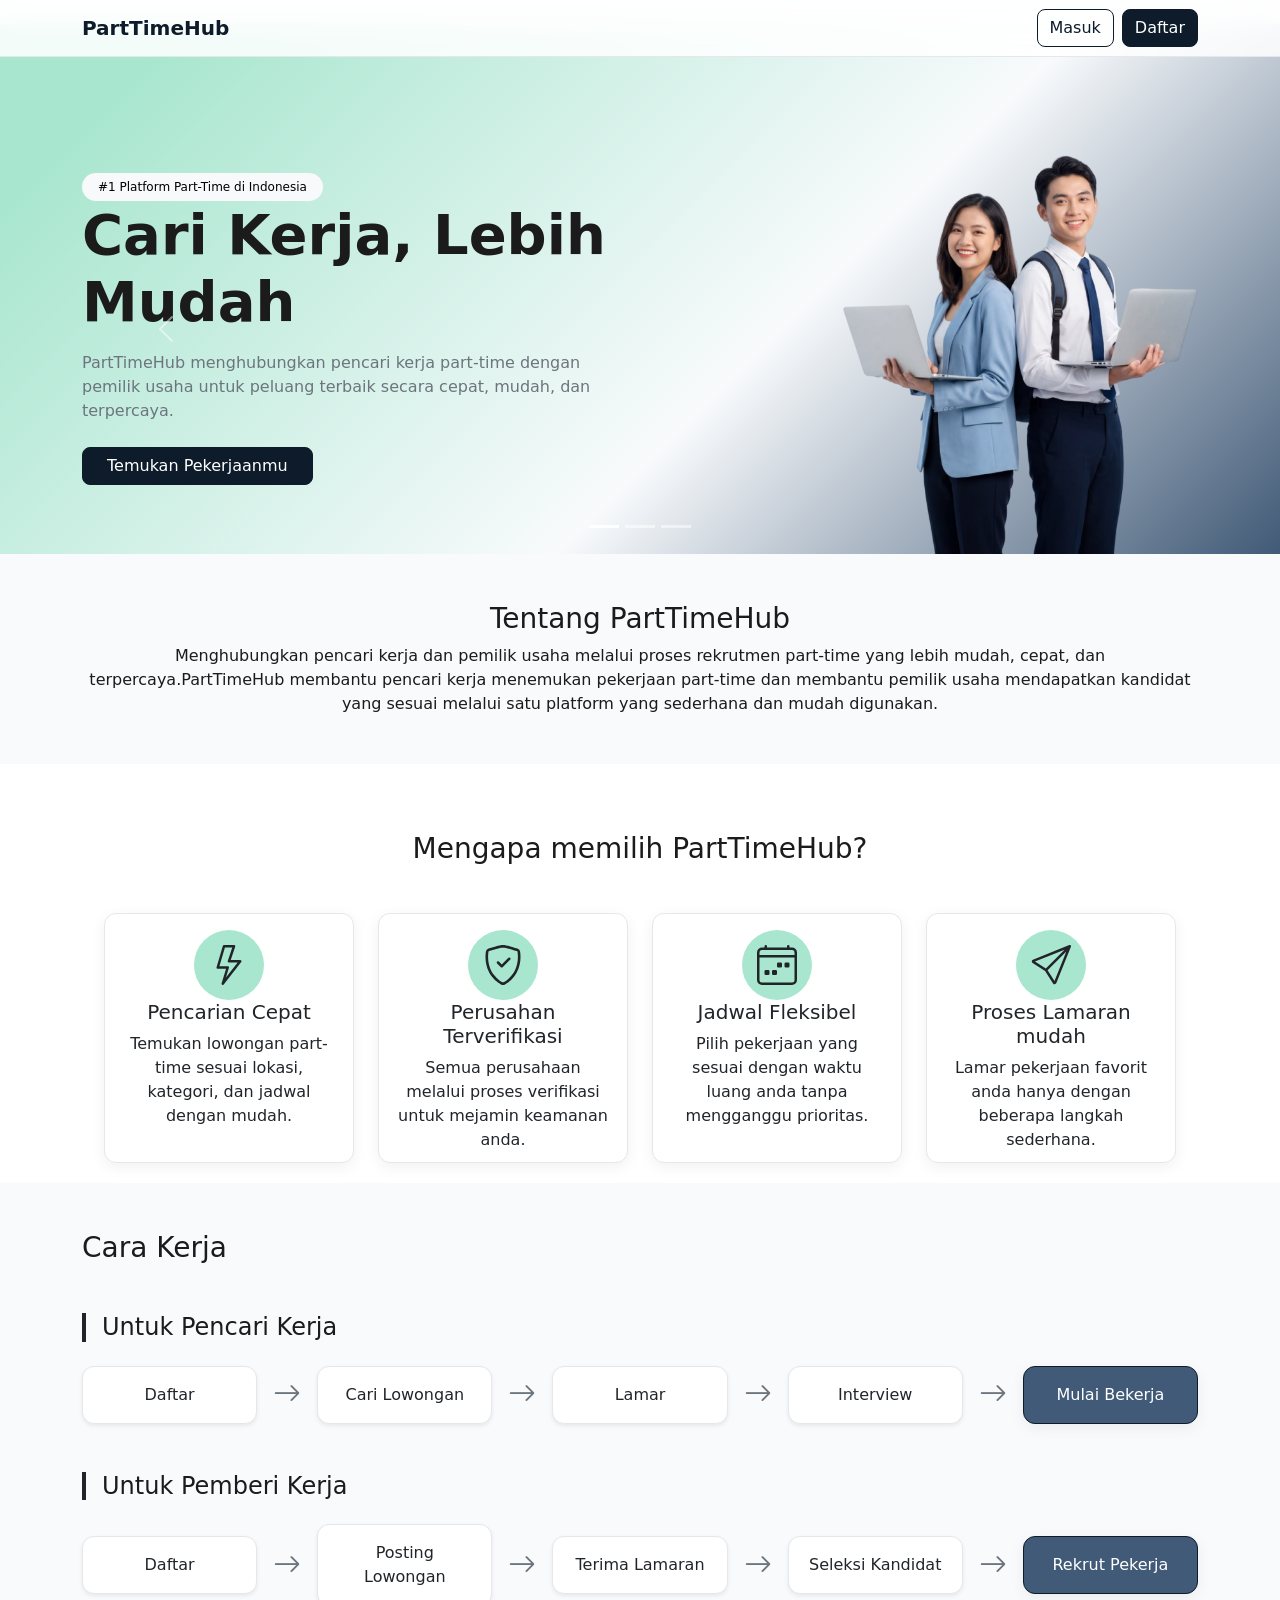
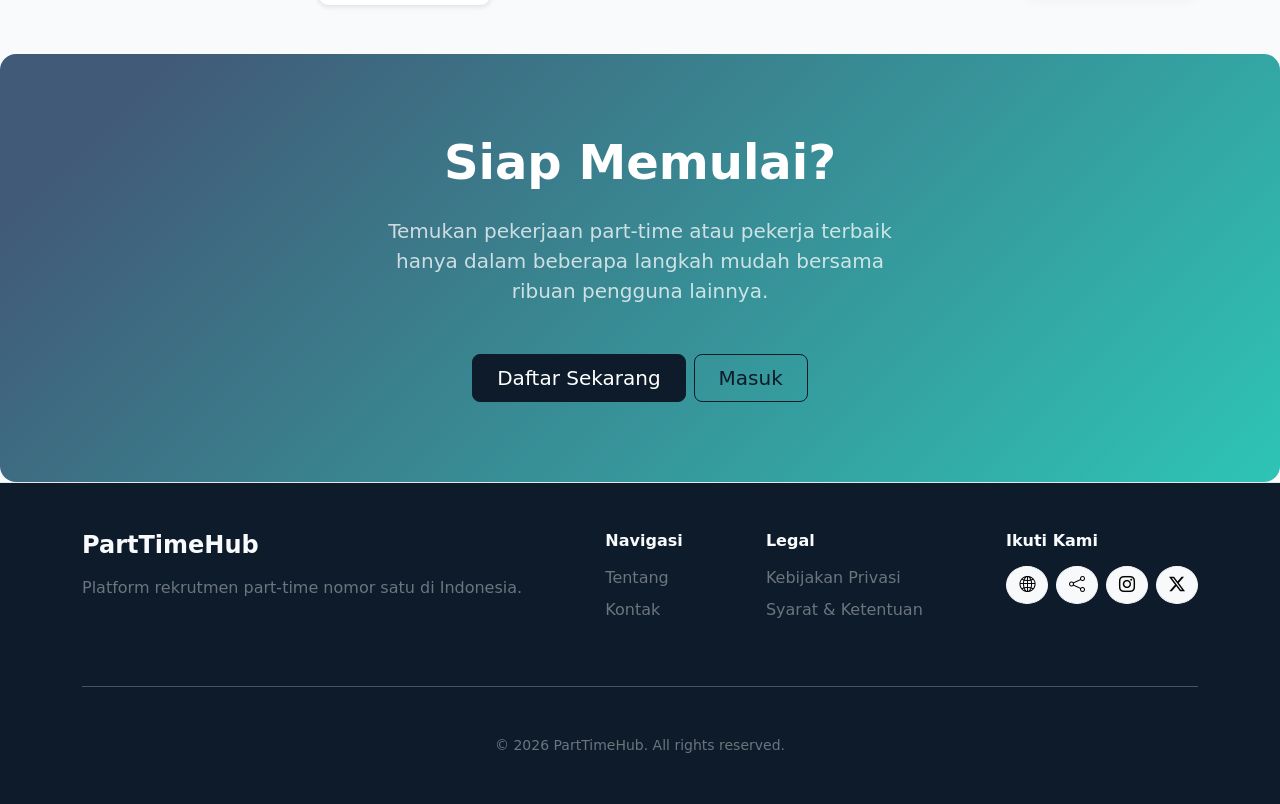
<file: index.html>
<!doctype html>
<html lang="en">
  <head>
    <meta charset="utf-8" />
    <meta name="viewport" content="width=device-width, initial-scale=1" />
    <title>Landing Page</title>
    <link
      href="https://cdn.jsdelivr.net/npm/bootstrap@5.3.8/dist/css/bootstrap.min.css"
      rel="stylesheet"
      integrity="sha384-sRIl4kxILFvY47J16cr9ZwB07vP4J8+LH7qKQnuqkuIAvNWLzeN8tE5YBujZqJLB"
      crossorigin="anonymous"
    />
    <link
      rel="stylesheet"
      href="https://cdn.jsdelivr.net/npm/bootstrap-icons@1.13.1/font/bootstrap-icons.min.css"
    />
    <link rel="stylesheet" href="style.css" />
  </head>
  <style>
    .hero {
      min-height: 300px;
      padding: 80px 0 0 0;
      display: flex;
      align-items: center;
      background: linear-gradient(
        135deg,
        var(--accent-light) 10%,
        var(--background) 60%,
        var(--primary-light) 100%
      );
    }

    .hero h1 {
      color: var(--black);
    }

    .hero p {
      max-width: 550px;
      color: var(--black-75);
    }

    .hero-image {
      max-height: 50vh;
    }

    .alasan {
      padding: 20px;
      background-color: var(--surface);
    }

    .card-alasan {
      max-width: 250px;
      max-height: 250px;
    }

    .ikon-alasan {
      border-radius: 50%;
      background-color: var(--accent-light);
      max-width: fit-content;
      max-height: fit-content;
      padding: 15px;
    }

    .card-selesai {
      background-color: var(--primary-light);
      color: var(--surface);
      border-color: var(--primary);
    }

    .cta-section {
      background: var(--gradient-light);
      color: var(--surface);
      padding: 80px 0;
    }

    .daftar {
      color: var(--accent);
    }

    .form-control::placeholder {
      font-size: 1rem;
      color: #6c757d;
    }
  </style>

  <body>
    <nav class="navbar navbar-expand-lg fixed-top">
      <div class="container">
        <a class="navbar-brand" href="#">PartTimeHub</a>
        <div class="d-flex gap-2">
          <button
            class="btn btn-outline-primary"
            data-bs-toggle="modal"
            data-bs-target="#roleModal"
          >
            Masuk
          </button>
          <button
            class="btn btn-primary"
            data-bs-toggle="modal"
            data-bs-target="#roleModal"
          >
            Daftar
          </button>
        </div>
      </div>
    </nav>

    <section class="hero">
      <div class="container-lg">
        <div
          id="carouselExampleIndicators"
          class="carousel slide"
          data-bs-ride="carousel"
        >
          <div class="carousel-indicators">
            <button
              type="button"
              data-bs-target="#carouselExampleIndicators"
              data-bs-slide-to="0"
              class="active"
              aria-current="true"
              aria-label="Slide 1"
            ></button>
            <button
              type="button"
              data-bs-target="#carouselExampleIndicators"
              data-bs-slide-to="1"
              aria-label="Slide 2"
            ></button>
            <button
              type="button"
              data-bs-target="#carouselExampleIndicators"
              data-bs-slide-to="2"
              aria-label="Slide 3"
            ></button>
          </div>
          <div class="carousel-inner">
            <div class="carousel-item active">
              <!-- Carousel Pelamar -->
              <div class="row align-items-center g-5">
                <div class="col-lg-6">
                  <span class="badge rounded-pill text-bg-light">
                    #1 Platform Part-Time di Indonesia
                  </span>
                  <h1 class="display-4 fw-bold">Cari Kerja, Lebih Mudah</h1>
                  <p class="text-secondary mt-3">
                    PartTimeHub menghubungkan pencari kerja part-time dengan
                    pemilik usaha untuk peluang terbaik secara cepat, mudah, dan
                    terpercaya.
                  </p>
                  <div class="d-flex gap-3 mt-4">
                    <a href="#" class="btn btn-primary px-4"
                      >Temukan Pekerjaanmu</a
                    >
                  </div>
                </div>
                <div
                  class="col-lg-6 d-flex justify-content-center justify-content-lg-end"
                >
                  <img src="hero.png" class="img-fluid hero-image" />
                </div>
              </div>
            </div>
            <div class="carousel-item">
              <!-- Carousel Pemilik Usaha -->
              <div class="row align-items-center g-5">
                <div class="col-lg-6">
                  <span class="badge rounded-pill text-bg-light">
                    #1 Platform Part-Time di Indonesia
                  </span>
                  <h1 class="display-4 fw-bold">
                    Buka Lowongan Pekerjaan Part-Time
                  </h1>
                  <p class="text-secondary mt-3">
                    PartTimeHub memudahkan pemilik usaha untuk membuka lowongan
                    pekerjaan part-time dan menemukan kandidat terbaik secara
                    cepat, mudah, dan terpercaya.
                  </p>
                  <div class="d-flex gap-3 mt-4">
                    <a href="#" class="btn btn-primary px-4">Buka Lowongan</a>
                  </div>
                </div>
                <div
                  class="col-lg-6 d-flex justify-content-center justify-content-lg-end"
                >
                  <img src="hero.png" class="img-fluid hero-image" />
                </div>
              </div>
            </div>
            <div class="carousel-item">
              <!-- Carousel Pemilik Usaha -->
              <div class="row align-items-center g-5">
                <div class="col-lg-6">
                  <span class="badge rounded-pill text-bg-light">
                    #1 Platform Part-Time di Indonesia
                  </span>
                  <h1 class="display-4 fw-bold">
                    Satu Platform, Banyak Peluang
                  </h1>
                  <p class="text-secondary mt-3">
                    Mulai dari mencari pekerjaan, memasang lowongan, hingga
                    mengelola proses rekrutmen, semuanya dapat dilakukan dengan
                    mudah melalui PartTimeHub.
                  </p>
                  <div class="d-flex gap-3 mt-4">
                    <a href="#" class="btn btn-primary px-4"
                      >Pelajari Lebih Lanjut</a
                    >
                  </div>
                </div>
                <div
                  class="col-lg-6 d-flex justify-content-center justify-content-lg-end"
                >
                  <img src="hero.png" class="img-fluid hero-image" />
                </div>
              </div>
            </div>
          </div>
          <button
            class="carousel-control-prev"
            type="button"
            data-bs-target="#carouselExampleIndicators"
            data-bs-slide="prev"
          >
            <span class="carousel-control-prev-icon" aria-hidden="true"></span>
            <span class="visually-hidden">Previous</span>
          </button>
          <button
            class="carousel-control-next"
            type="button"
            data-bs-target="#carouselExampleIndicators"
            data-bs-slide="next"
          >
            <span class="carousel-control-next-icon" aria-hidden="true"></span>
            <span class="visually-hidden">Next</span>
          </button>
        </div>
      </div>
    </section>

    <section>
      <div class="container text-center my-5">
        <h3>Tentang PartTimeHub</h3>
        <span>
          Menghubungkan pencari kerja dan pemilik usaha melalui proses rekrutmen
          part-time yang lebih mudah, cepat, dan terpercaya.PartTimeHub membantu
          pencari kerja menemukan pekerjaan part-time dan membantu pemilik usaha
          mendapatkan kandidat yang sesuai melalui satu platform yang sederhana
          dan mudah digunakan.
        </span>
      </div>
    </section>

    <section class="alasan">
      <div class="container text-center">
        <h3 class="my-5">Mengapa memilih PartTimeHub?</h3>
        <div class="d-flex justify-content-center gap-4">
          <div class="card card-alasan">
            <div class="card-body d-flex flex-column align-items-center">
              <div class="ikon-alasan">
                <svg
                  xmlns="http://www.w3.org/2000/svg"
                  width="40"
                  height="40"
                  fill="currentColor"
                  class="bi-lightning"
                  viewBox="0 0 16 16"
                >
                  <path
                    d="M5.52.359A.5.5 0 0 1 6 0h4a.5.5 0 0 1 .474.658L8.694 6H12.5a.5.5 0 0 1 .395.807l-7 9a.5.5 0 0 1-.873-.454L6.823 9.5H3.5a.5.5 0 0 1-.48-.641zM6.374 1 4.168 8.5H7.5a.5.5 0 0 1 .478.647L6.78 13.04 11.478 7H8a.5.5 0 0 1-.474-.658L9.306 1z"
                  />
                </svg>
              </div>
              <h5 class="card-title">Pencarian Cepat</h5>
              <p class="card-text">
                Temukan lowongan part-time sesuai lokasi, kategori, dan jadwal
                dengan mudah.
              </p>
            </div>
          </div>

          <div class="card card-alasan">
            <div class="card-body d-flex flex-column align-items-center">
              <div class="ikon-alasan">
                <svg
                  xmlns="http://www.w3.org/2000/svg"
                  width="40"
                  height="40"
                  fill="currentColor"
                  class="bi-shield-check"
                  viewBox="0 0 16 16"
                >
                  <path
                    d="M5.338 1.59a61 61 0 0 0-2.837.856.48.48 0 0 0-.328.39c-.554 4.157.726 7.19 2.253 9.188a10.7 10.7 0 0 0 2.287 2.233c.346.244.652.42.893.533q.18.085.293.118a1 1 0 0 0 .101.025 1 1 0 0 0 .1-.025q.114-.034.294-.118c.24-.113.547-.29.893-.533a10.7 10.7 0 0 0 2.287-2.233c1.527-1.997 2.807-5.031 2.253-9.188a.48.48 0 0 0-.328-.39c-.651-.213-1.75-.56-2.837-.855C9.552 1.29 8.531 1.067 8 1.067c-.53 0-1.552.223-2.662.524zM5.072.56C6.157.265 7.31 0 8 0s1.843.265 2.928.56c1.11.3 2.229.655 2.887.87a1.54 1.54 0 0 1 1.044 1.262c.596 4.477-.787 7.795-2.465 9.99a11.8 11.8 0 0 1-2.517 2.453 7 7 0 0 1-1.048.625c-.28.132-.581.24-.829.24s-.548-.108-.829-.24a7 7 0 0 1-1.048-.625 11.8 11.8 0 0 1-2.517-2.453C1.928 10.487.545 7.169 1.141 2.692A1.54 1.54 0 0 1 2.185 1.43 63 63 0 0 1 5.072.56"
                  />
                  <path
                    d="M10.854 5.146a.5.5 0 0 1 0 .708l-3 3a.5.5 0 0 1-.708 0l-1.5-1.5a.5.5 0 1 1 .708-.708L7.5 7.793l2.646-2.647a.5.5 0 0 1 .708 0"
                  />
                </svg>
              </div>
              <h5 class="card-title">Perusahan Terverifikasi</h5>
              <p class="card-text">
                Semua perusahaan melalui proses verifikasi untuk mejamin
                keamanan anda.
              </p>
            </div>
          </div>

          <div class="card card-alasan">
            <div class="card-body d-flex flex-column align-items-center">
              <div class="ikon-alasan">
                <svg
                  xmlns="http://www.w3.org/2000/svg"
                  width="40"
                  height="40"
                  fill="currentColor"
                  class="bi-calendar4-week"
                  viewBox="0 0 16 16"
                >
                  <path
                    d="M3.5 0a.5.5 0 0 1 .5.5V1h8V.5a.5.5 0 0 1 1 0V1h1a2 2 0 0 1 2 2v11a2 2 0 0 1-2 2H2a2 2 0 0 1-2-2V3a2 2 0 0 1 2-2h1V.5a.5.5 0 0 1 .5-.5M2 2a1 1 0 0 0-1 1v1h14V3a1 1 0 0 0-1-1zm13 3H1v9a1 1 0 0 0 1 1h12a1 1 0 0 0 1-1z"
                  />
                  <path
                    d="M11 7.5a.5.5 0 0 1 .5-.5h1a.5.5 0 0 1 .5.5v1a.5.5 0 0 1-.5.5h-1a.5.5 0 0 1-.5-.5zm-3 0a.5.5 0 0 1 .5-.5h1a.5.5 0 0 1 .5.5v1a.5.5 0 0 1-.5.5h-1a.5.5 0 0 1-.5-.5zm-2 3a.5.5 0 0 1 .5-.5h1a.5.5 0 0 1 .5.5v1a.5.5 0 0 1-.5.5h-1a.5.5 0 0 1-.5-.5zm-3 0a.5.5 0 0 1 .5-.5h1a.5.5 0 0 1 .5.5v1a.5.5 0 0 1-.5.5h-1a.5.5 0 0 1-.5-.5z"
                  />
                </svg>
              </div>
              <h5 class="card-title">Jadwal Fleksibel</h5>
              <p class="card-text">
                Pilih pekerjaan yang sesuai dengan waktu luang anda tanpa
                mengganggu prioritas.
              </p>
            </div>
          </div>

          <div class="card card-alasan">
            <div class="card-body d-flex flex-column align-items-center">
              <div class="ikon-alasan">
                <svg
                  xmlns="http://www.w3.org/2000/svg"
                  width="40"
                  height="40"
                  fill="currentColor"
                  class="bi bi-send"
                  viewBox="0 0 16 16"
                >
                  <path
                    d="M15.854.146a.5.5 0 0 1 .11.54l-5.819 14.547a.75.75 0 0 1-1.329.124l-3.178-4.995L.643 7.184a.75.75 0 0 1 .124-1.33L15.314.037a.5.5 0 0 1 .54.11ZM6.636 10.07l2.761 4.338L14.13 2.576zm6.787-8.201L1.591 6.602l4.339 2.76z"
                  />
                </svg>
              </div>
              <h5 class="card-title">Proses Lamaran mudah</h5>
              <p class="card-text">
                Lamar pekerjaan favorit anda hanya dengan beberapa langkah
                sederhana.
              </p>
            </div>
          </div>
        </div>
      </div>
    </section>

    <section class="cara-kerja my-5">
      <div class="container">
        <h3 class="my-5">Cara Kerja</h3>

        <!-- Pencari Kerja -->
        <h4 class="mb-4 border-start border-4 border-dark ps-3">
          Untuk Pencari Kerja
        </h4>
        <div
          class="row align-items-center justify-content-center text-center g-3 mb-5"
        >
          <div class="col-md">
            <div class="card card-alasan p-3 shadow-sm">Daftar</div>
          </div>
          <div class="col-auto">
            <i class="bi bi-arrow-right fs-3 text-secondary"></i>
          </div>
          <div class="col-md">
            <div class="card card-alasan p-3 shadow-sm">Cari Lowongan</div>
          </div>
          <div class="col-auto">
            <i class="bi bi-arrow-right fs-3 text-secondary"></i>
          </div>
          <div class="col-md">
            <div class="card card-alasan p-3 shadow-sm">Lamar</div>
          </div>
          <div class="col-auto">
            <i class="bi bi-arrow-right fs-3 text-secondary"></i>
          </div>
          <div class="col-md">
            <div class="card card-alasan p-3 shadow-sm">Interview</div>
          </div>
          <div class="col-auto">
            <i class="bi bi-arrow-right fs-3 text-secondary"></i>
          </div>
          <div class="col-md">
            <div class="card card-selesai p-3">Mulai Bekerja</div>
          </div>
        </div>

        <!-- Pemberi Kerja -->
        <h4 class="mb-4 border-start border-4 border-dark ps-3">
          Untuk Pemberi Kerja
        </h4>
        <div
          class="row align-items-center justify-content-center text-center g-3"
        >
          <div class="col-md">
            <div class="card card-alasan p-3 shadow-sm">Daftar</div>
          </div>
          <div class="col-auto">
            <i class="bi bi-arrow-right fs-3 text-secondary"></i>
          </div>
          <div class="col-md">
            <div class="card card-alasan p-3 shadow-sm">Posting Lowongan</div>
          </div>
          <div class="col-auto">
            <i class="bi bi-arrow-right fs-3 text-secondary"></i>
          </div>
          <div class="col-md">
            <div class="card card-alasan p-3 shadow-sm">Terima Lamaran</div>
          </div>
          <div class="col-auto">
            <i class="bi bi-arrow-right fs-3 text-secondary"></i>
          </div>
          <div class="col-md">
            <div class="card card-alasan p-3 shadow-sm">Seleksi Kandidat</div>
          </div>
          <div class="col-auto">
            <i class="bi bi-arrow-right fs-3 text-secondary"></i>
          </div>
          <div class="col-md">
            <div class="card card-selesai p-3">Rekrut Pekerja</div>
          </div>
        </div>
      </div>
    </section>

    <section class="cta-section">
      <div class="container text-center">
        <h1 class="display-5 fw-bold mb-4">Siap Memulai?</h1>
        <div class="col-6 mx-auto">
          <p class="lead mb-5">
            Temukan pekerjaan part-time atau pekerja terbaik hanya dalam
            beberapa langkah mudah bersama ribuan pengguna lainnya.
          </p>
        </div>
        <div class="d-grid gap-2 d-sm-flex justify-content-sm-center">
          <button
            type="button"
            class="btn btn-primary btn-lg px-4 gap-3"
            data-bs-toggle="modal"
            data-bs-target="#roleModal"
          >
            Daftar Sekarang
          </button>
          <button
            type="button"
            class="btn btn-outline-primary btn-lg px-4"
            data-bs-toggle="modal"
            data-bs-target="#roleModal"
          >
            Masuk
          </button>
        </div>
      </div>
    </section>

    <section class="footer py-5">
      <div class="container">
        <div class="row gy-4 justify-content-between">
          <div class="col-auto">
            <h4 class="fw-bold mb-3">PartTimeHub</h4>
            <p class="text-secondary mb-0">
              Platform rekrutmen part-time nomor satu di Indonesia.
            </p>
          </div>
          <div class="col-auto">
            <h6 class="fw-bold mb-3">Navigasi</h6>
            <ul class="list-unstyled">
              <li class="mb-2">
                <a href="#" class="text-decoration-none text-secondary">
                  Tentang
                </a>
              </li>
              <li>
                <a href="#" class="text-decoration-none text-secondary">
                  Kontak
                </a>
              </li>
            </ul>
          </div>
          <div class="col-auto">
            <h6 class="fw-bold mb-3">Legal</h6>
            <ul class="list-unstyled">
              <li class="mb-2">
                <a href="#" class="text-decoration-none text-secondary">
                  Kebijakan Privasi
                </a>
              </li>
              <li>
                <a href="#" class="text-decoration-none text-secondary">
                  Syarat & Ketentuan
                </a>
              </li>
            </ul>
          </div>
          <div class="col-auto">
            <h6 class="fw-bold mb-3">Ikuti Kami</h6>
            <div class="d-flex gap-2">
              <a href="#" class="btn btn-light rounded-circle">
                <i class="bi bi-globe2"></i>
              </a>
              <a href="#" class="btn btn-light rounded-circle">
                <i class="bi bi-share"></i>
              </a>
              <a href="#" class="btn btn-light rounded-circle">
                <i class="bi bi-instagram"></i>
              </a>
              <a href="#" class="btn btn-light rounded-circle">
                <i class="bi bi-twitter-x"></i>
              </a>
            </div>
          </div>
        </div>
        <hr class="my-5" />
        <p class="text-center text-secondary small mb-0">
          © 2026 PartTimeHub. All rights reserved.
        </p>
      </div>
    </section>

    <section>
      <div class="container">
        <div class="modal fade" id="roleModal" tabindex="-1">
          <div class="modal-dialog modal-dialog-centered">
            <div class="modal-content rounded-4">
              <div class="modal-header border-0">
                <button
                  type="button"
                  class="btn-close"
                  data-bs-dismiss="modal"
                ></button>
              </div>
              <div class="modal-body text-center px-5 pb-5">
                <h2 class="fw-bold mb-2">Masuk Sebagai</h2>

                <p class="text-secondary mb-4">
                  Pilih jenis akun yang akan digunakan.
                </p>
                <button
                  class="btn btn-outline-primary w-100 py-3 mb-3"
                  data-bs-dismiss="modal"
                  data-bs-toggle="modal"
                  data-bs-target="#loginPelamarModal"
                >
                  <i class="bi bi-person me-2"></i>
                  Pelamar
                </button>
                <button
                  class="btn btn-outline-primary w-100 py-3"
                  data-bs-dismiss="modal"
                  data-bs-toggle="modal"
                  data-bs-target="#loginPemilikModal"
                >
                  <i class="bi bi-briefcase me-2"></i>
                  Pemilik Usaha
                </button>
              </div>
            </div>
          </div>
        </div>
      </div>

      <div class="container">
        <div
          class="modal fade"
          id="loginPelamarModal"
          tabindex="-1"
          aria-labelledby="loginModalLabel"
          aria-hidden="true"
        >
          <div class="modal-dialog modal-dialog-centered">
            <div class="modal-content border-0 rounded-4 shadow">
              <div class="modal-body p-4 p-md-5">
                <div class="d-flex justify-content-end mb-3">
                  <button
                    type="button"
                    class="btn-close"
                    data-bs-dismiss="modal"
                    aria-label="Close"
                  ></button>
                </div>
                <div class="text-center mb-4">
                  <h3 class="fw-bold mb-2" id="loginModalLabel">
                    Selamat Datang Kembali!
                  </h3>
                  <p class="text-secondary mb-0">
                    Masuk ke akun PartTimeHub untuk melanjutkan.
                  </p>
                </div>
                <form>
                  <div class="mb-3">
                    <label for="email" class="form-label">Email</label>
                    <input
                      type="email"
                      class="form-control form-control-lg"
                      id="email"
                      placeholder="Masukkan email"
                    />
                  </div>
                  <div class="mb-3">
                    <label for="password" class="form-label">Password</label>
                    <input
                      type="password"
                      class="form-control form-control-lg"
                      id="password"
                      placeholder="Masukkan password"
                    />
                  </div>
                  <div class="text-end mt-2 mb-3">
                    <a href="#" class="small text-decoration-none">
                      Lupa Password?
                    </a>
                  </div>
                  <a
                    href="homepelamar.html"
                    type="button"
                    class="btn btn-primary btn-lg w-100"
                  >
                    Masuk
                  </a>
                  <div class="d-flex align-items-center my-4">
                    <hr class="flex-grow-1" />
                    <span class="mx-3 text-secondary fw-semibold">ATAU</span>
                    <hr class="flex-grow-1" />
                  </div>
                  <div class="row g-2 mb-4">
                    <div class="col-6">
                      <button
                        type="button"
                        class="btn btn-outline-secondary btn-lg w-100"
                      >
                        <i
                          href="homepelamar.html"
                          class="bi bi-google me-2"
                        ></i>
                        Google
                      </button>
                    </div>
                    <div class="col-6">
                      <button
                        type="button"
                        class="btn btn-outline-secondary btn-lg w-100"
                      >
                        <i
                          href="homepelamar.html"
                          class="bi bi-facebook me-2 text-primary"
                        ></i>
                        Facebook
                      </button>
                    </div>
                  </div>
                  <p class="text-center mb-0">
                    Belum punya akun?
                    <a class="daftar fw-semibold text-decoration-underline">
                      Daftar Sekarang
                    </a>
                  </p>
                </form>
              </div>
            </div>
          </div>
        </div>
      </div>

      <div class="container">
        <div
          class="modal fade"
          id="loginPemilikModal"
          tabindex="-1"
          aria-labelledby="loginModalLabel"
          aria-hidden="true"
        >
          <div class="modal-dialog modal-dialog-centered">
            <div class="modal-content border-0 rounded-4 shadow">
              <div class="modal-body p-4 p-md-5">
                <div class="d-flex justify-content-end mb-3">
                  <button
                    type="button"
                    class="btn-close"
                    data-bs-dismiss="modal"
                    aria-label="Close"
                  ></button>
                </div>
                <div class="text-center mb-4">
                  <h3 class="fw-bold mb-2" id="loginModalLabel">
                    Selamat Datang Kembali!
                  </h3>
                  <p class="text-secondary mb-0">
                    Masuk ke akun PartTimeHub untuk melanjutkan.
                  </p>
                </div>
                <form>
                  <div class="mb-3">
                    <label for="email" class="form-label">Email</label>
                    <input
                      type="email"
                      class="form-control form-control-lg"
                      id="email"
                      placeholder="Masukkan email"
                    />
                  </div>
                  <div class="mb-3">
                    <label for="password" class="form-label">Password</label>
                    <input
                      type="password"
                      class="form-control form-control-lg"
                      id="password"
                      placeholder="Masukkan password"
                    />
                  </div>
                  <div class="text-end mt-2 mb-3">
                    <a href="#" class="small text-decoration-none">
                      Lupa Password?
                    </a>
                  </div>
                  <a
                    href="homepemilikusaha.html"
                    type="button"
                    class="btn btn-primary btn-lg w-100"
                  >
                    Masuk
                  </a>
                  <div class="d-flex align-items-center my-4">
                    <hr class="flex-grow-1" />
                    <span class="mx-3 text-secondary fw-semibold">ATAU</span>
                    <hr class="flex-grow-1" />
                  </div>
                  <div class="row g-2 mb-4">
                    <div class="col-6">
                      <button
                        type="button"
                        class="btn btn-outline-secondary btn-lg w-100"
                      >
                        <i
                          href="homepemilikusaha.html"
                          class="bi bi-google me-2"
                        ></i>
                        Google
                      </button>
                    </div>

                    <div class="col-6">
                      <button
                        type="button"
                        class="btn btn-outline-secondary btn-lg w-100"
                      >
                        <i
                          href="homepemilikusaha.html"
                          class="bi bi-facebook me-2 text-primary"
                        ></i>
                        Facebook
                      </button>
                    </div>
                  </div>
                  <p class="text-center mb-0">
                    Belum punya akun?
                    <a class="daftar fw-semibold text-decoration-underline">
                      Daftar Sekarang
                    </a>
                  </p>
                </form>
              </div>
            </div>
          </div>
        </div>
      </div>
    </section>

    <script
      src="https://cdn.jsdelivr.net/npm/bootstrap@5.3.8/dist/js/bootstrap.bundle.min.js"
      integrity="sha384-FKyoEForCGlyvwx9Hj09JcYn3nv7wiPVlz7YYwJrWVcXK/BmnVDxM+D2scQbITxI"
      crossorigin="anonymous"
    ></script>
  </body>
</html>
</file>
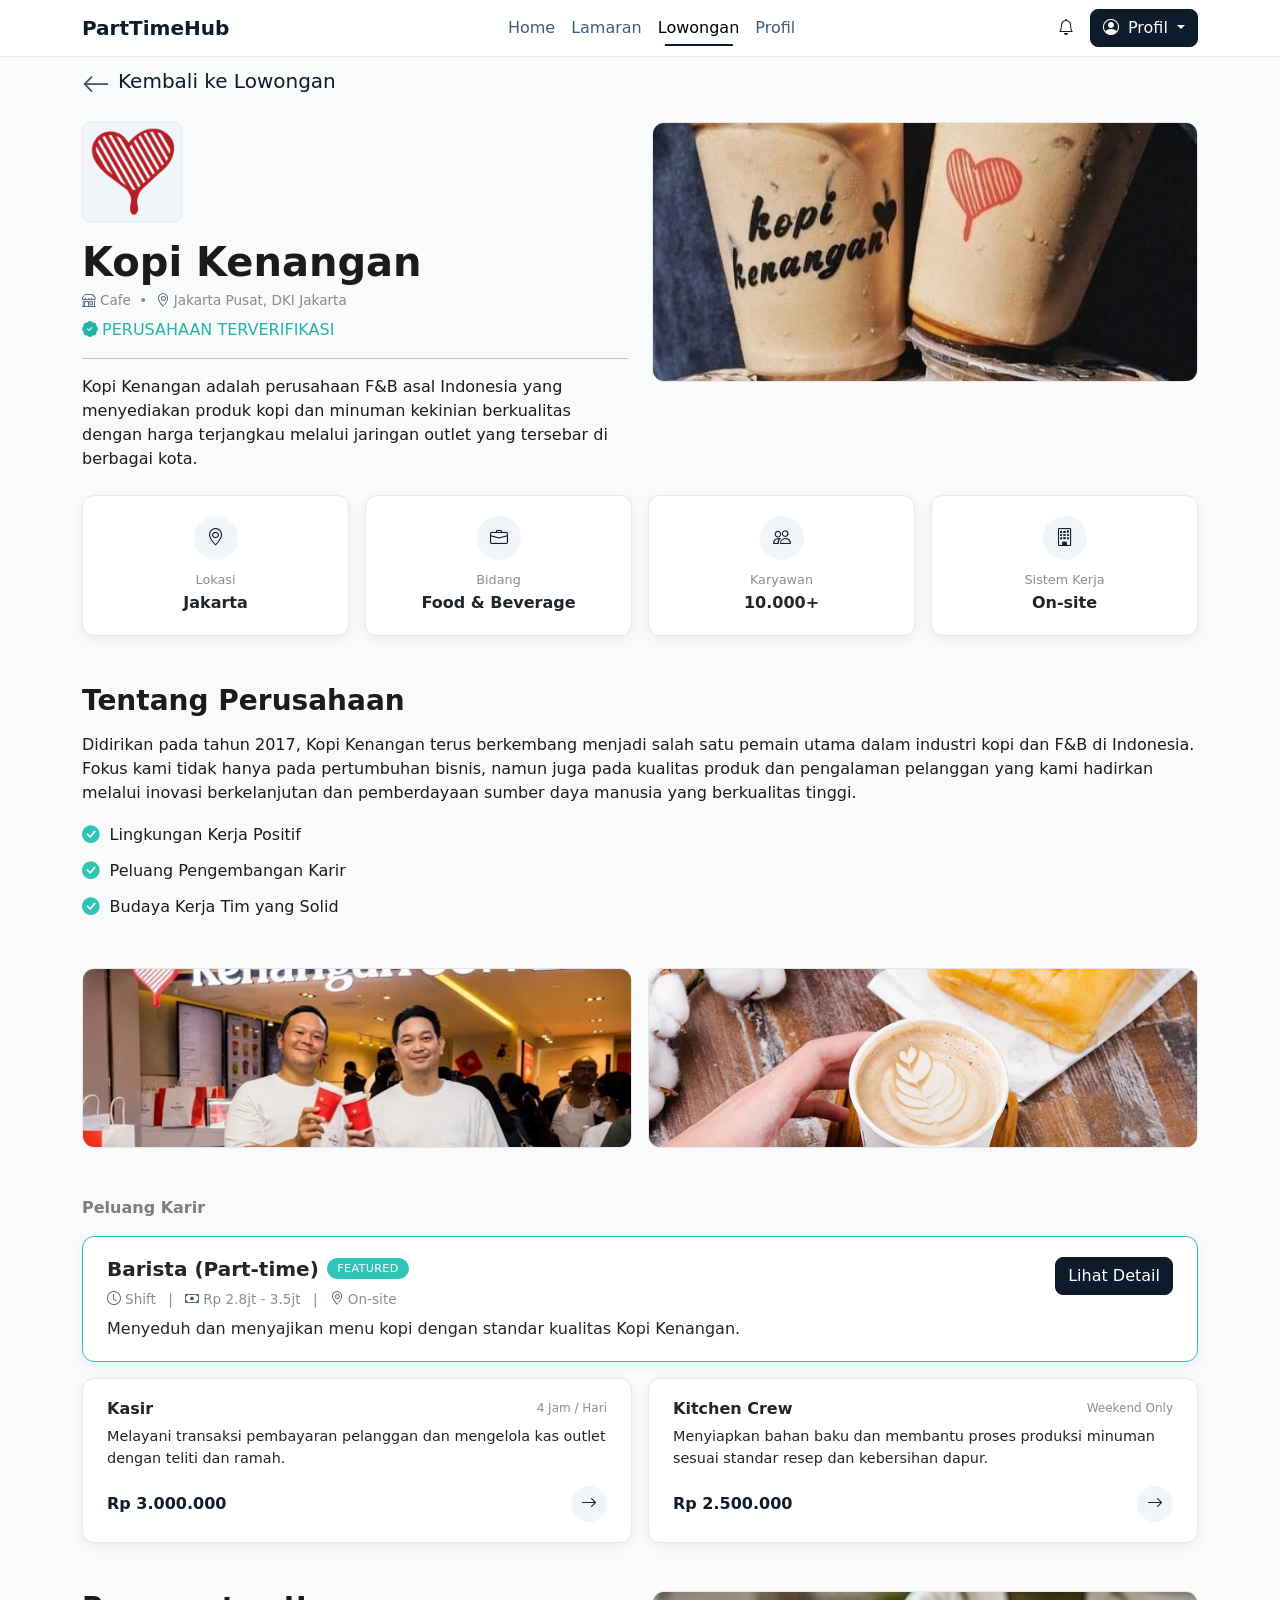
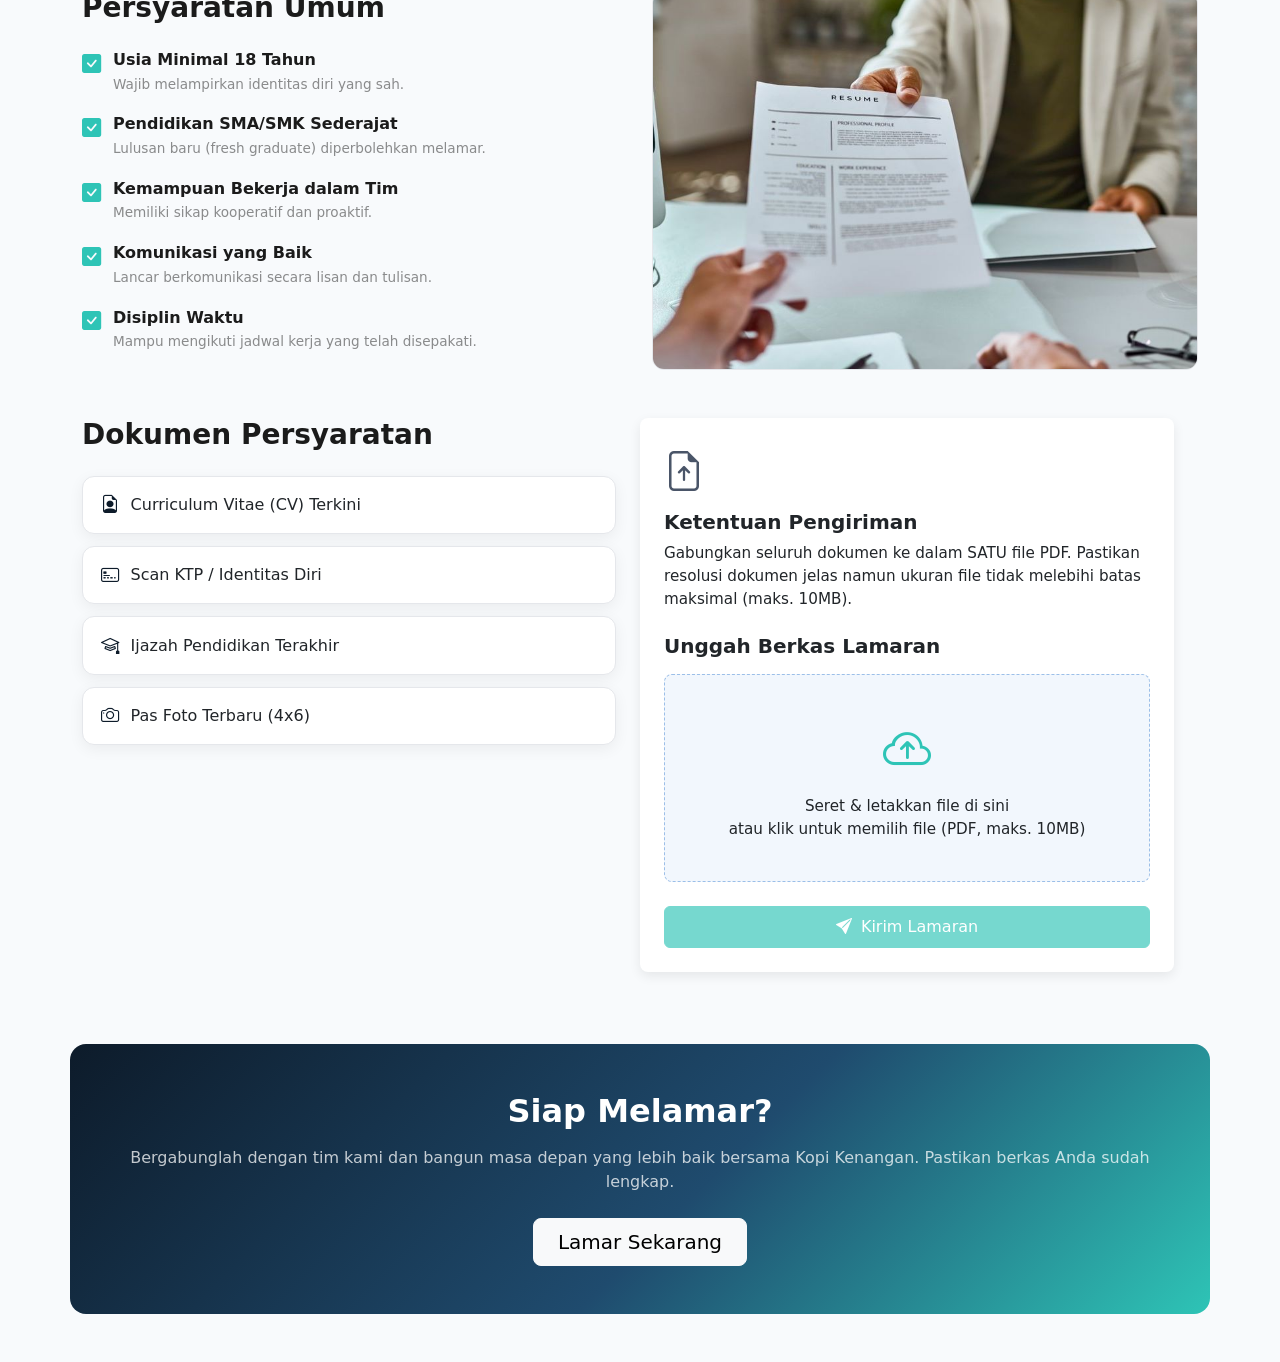
<file: kopikenangan.html>
<!doctype html>
<html lang="en">
  <head>
    <meta charset="utf-8" />
    <meta name="viewport" content="width=device-width, initial-scale=1" />
    <title>Detail Lowongan Kopi Kenangan</title>
    <link
      href="https://cdn.jsdelivr.net/npm/bootstrap@5.3.8/dist/css/bootstrap.min.css"
      rel="stylesheet"
      integrity="sha384-sRIl4kxILFvY47J16cr9ZwB07vP4J8+LH7qKQnuqkuIAvNWLzeN8tE5YBujZqJLB"
      crossorigin="anonymous"
    />
    <link
      rel="stylesheet"
      href="https://cdn.jsdelivr.net/npm/bootstrap-icons@1.13.1/font/bootstrap-icons.min.css"
    />
    <link rel="stylesheet" href="style.css" />
  </head>
  <style></style>
  <body>
    <nav class="navbar navbar-expand-lg fixed-top">
      <div class="container">
        <a class="navbar-brand">PartTimeHub</a>
        <button
          class="navbar-toggler"
          type="button"
          data-bs-toggle="collapse"
          data-bs-target="#navbarMenu"
          aria-controls="navbarMenu"
          aria-expanded="false"
          aria-label="Toggle navigation"
        >
          <span class="navbar-toggler-icon"></span>
        </button>
        <div class="collapse navbar-collapse" id="navbarMenu">
          <ul class="navbar-nav mx-auto">
            <li class="nav-item">
              <a class="nav-link" href="homepelamar.html">Home</a>
            </li>
            <li class="nav-item">
              <a class="nav-link" href="lamaranpelamar.html">Lamaran</a>
            </li>
            <li class="nav-item">
              <a
                class="nav-link active"
                aria-current="page"
                href="lowonganpelamar.html"
                >Lowongan</a
              >
            </li>
            <li class="nav-item">
              <a class="nav-link" href="profilpelamar.html">Profil</a>
            </li>
          </ul>
          <div class="d-flex align-items-center gap-3">
            <i class="bi bi-bell"></i>
            <div class="dropdown">
              <button
                class="btn btn-primary dropdown-toggle"
                type="button"
                data-bs-toggle="dropdown"
                aria-expanded="false"
              >
                <i class="bi bi-person-circle me-1"></i>
                Profil
              </button>

              <ul class="dropdown-menu dropdown-menu-end">
                <li>
                  <a class="dropdown-item" href="profilpelamar.html">
                    Profil Saya
                  </a>
                </li>
                <li>
                  <a class="dropdown-item" href="profilpelamar.html">
                    Edit Profil
                  </a>
                </li>
                <li><hr class="dropdown-divider" /></li>
                <li>
                  <a class="dropdown-item text-danger" href="index.html">
                    Keluar
                  </a>
                </li>
              </ul>
            </div>
          </div>
        </div>
      </div>
    </nav>

    <section class="py-3">
      <div class="container mt-4">
        <a
          href="lowonganpelamar.html"
          class="text-decoration-none d-inline-flex align-items-center gap-2 btn-back"
        >
          <i class="bi bi-arrow-left fs-3"></i>
          <h5 class="text-primary">Kembali ke Lowongan</h5>
        </a>
      </div>
    </section>

    <div class="container mb-5">
      <div class="row g-4 align-items-start mb-4">
        <div class="col-lg-6">
          <div class="img-placeholder logo-placeholder mb-3">
            <img
              src="kopkenlogo.png"
              onload="this.classList.add('is-loaded')"
              onerror="this.style.display='none'"
            />
          </div>

          <h1 class="fw-bold mb-1">Kopi Kenangan</h1>
          <p class="job-meta mb-2">
            <i class="bi bi-shop"></i>Cafe
            <span class="mx-1">•</span>
            <i class="bi bi-geo-alt"></i>Jakarta Pusat, DKI Jakarta
          </p>
          <p class="mb-3" style="color: var(--accent-hover); font-weight: 500">
            <i class="bi bi-patch-check-fill me-1"></i>PERUSAHAAN
            TERVERIFIKASI
          </p>
          <hr />
          <p class="text-black-75 mb-0">
            Kopi Kenangan adalah perusahaan F&amp;B asal Indonesia yang
            menyediakan produk kopi dan minuman kekinian berkualitas dengan
            harga terjangkau melalui jaringan outlet yang tersebar di
            berbagai kota.
          </p>
        </div>

        <div class="col-lg-6">
          <div class="img-placeholder cover-placeholder">
            <img
              src="coverperusahaan.jpg"
              onload="this.classList.add('is-loaded')"
              onerror="this.style.display='none'">
          </div>
        </div>
      </div>

      <!-- ===================== INFO CARDS ===================== -->
      <div class="row row-cols-2 row-cols-md-4 g-3 mb-5">
        <div class="col">
          <div class="card info-card">
            <div class="info-icon"><i class="bi bi-geo-alt"></i></div>
            <div class="info-label">Lokasi</div>
            <div class="info-value">Jakarta</div>
          </div>
        </div>
        <div class="col">
          <div class="card info-card">
            <div class="info-icon"><i class="bi bi-briefcase"></i></div>
            <div class="info-label">Bidang</div>
            <div class="info-value">Food & Beverage</div>
          </div>
        </div>
        <div class="col">
          <div class="card info-card">
            <div class="info-icon"><i class="bi bi-people"></i></div>
            <div class="info-label">Karyawan</div>
            <div class="info-value">10.000+</div>
          </div>
        </div>
        <div class="col">
          <div class="card info-card">
            <div class="info-icon"><i class="bi bi-building"></i></div>
            <div class="info-label">Sistem Kerja</div>
            <div class="info-value">On-site</div>
          </div>
        </div>
      </div>

      <!-- ===================== TENTANG PERUSAHAAN ===================== -->
      <h3 class="fw-bold mb-3">Tentang Perusahaan</h3>
      <p class="text-black-75 mb-3">
        Didirikan pada tahun 2017, Kopi Kenangan terus berkembang menjadi
        salah satu pemain utama dalam industri kopi dan F&amp;B di Indonesia.
        Fokus kami tidak hanya pada pertumbuhan bisnis, namun juga pada
        kualitas produk dan pengalaman pelanggan yang kami hadirkan melalui
        inovasi berkelanjutan dan pemberdayaan sumber daya manusia yang
        berkualitas tinggi.
      </p>

      <ul class="check-list mb-5">
        <li>
          <i class="bi bi-check-circle-fill"></i>Lingkungan Kerja Positif
        </li>
        <li>
          <i class="bi bi-check-circle-fill"></i>Peluang Pengembangan Karir
        </li>
        <li>
          <i class="bi bi-check-circle-fill"></i>Budaya Kerja Tim yang Solid
        </li>
      </ul>

      <div class="row g-3 mb-5">
        <div class="col-md-6">
          <div class="img-placeholder gallery-placeholder">
            <img
              src="tentangperusahaan1.png"
              alt="Galeri Perusahaan 1"
              onload="this.classList.add('is-loaded')"
              onerror="this.style.display='none'"
            />
          </div>
        </div>
        <div class="col-md-6">
          <div class="img-placeholder gallery-placeholder">
            <img
              src="tentangperusahaan2.png"
              alt="Galeri Perusahaan 2"
              onload="this.classList.add('is-loaded')"
              onerror="this.style.display='none'"
            />
          </div>
        </div>
      </div>

      <!-- ===================== PELUANG KARIR ===================== -->
      <p class="text-black-50 fw-semibold mb-3">Peluang Karir</p>

      <div class="card job-card job-card-featured mb-3">
        <div class="d-flex justify-content-between align-items-start flex-wrap gap-3">
          <div>
            <div class="d-flex align-items-center gap-2 mb-2 flex-wrap">
              <h5 class="fw-bold mb-0">
                Barista (Part-time)
              </h5>
              <span class="badge badge-featured">FEATURED</span>
            </div>
            <div class="job-meta mb-2">
              <i class="bi bi-clock"></i>Shift
              <span class="mx-2">|</span>
              <i class="bi bi-cash"></i>Rp 2.8jt - 3.5jt
              <span class="mx-2">|</span>
              <i class="bi bi-geo-alt"></i>On-site
            </div>
            <p class="text-black-75 mb-0">
              Menyeduh dan menyajikan menu kopi dengan standar kualitas
              Kopi Kenangan.
            </p>
          </div>
          <button class="btn btn-primary text-nowrap">Lihat Detail</button>
        </div>
      </div>

      <div class="row g-3 mb-5">
        <div class="col-md-6">
          <a href="#" class="text-decoration-none">
            <div class="card job-card">
              <div class="d-flex justify-content-between align-items-start mb-2">
                <h6 class="fw-bold mb-0">Kasir</h6>
                <span class="job-tag">4 Jam / Hari</span>
              </div>
              <p class="text-black-75 mb-3" style="font-size: 0.9rem">
                Melayani transaksi pembayaran pelanggan dan mengelola kas
                outlet dengan teliti dan ramah.
              </p>
              <div class="d-flex justify-content-between align-items-center">
                <span class="job-price">Rp 3.000.000</span>
                <span class="job-arrow"><i class="bi bi-arrow-right"></i></span>
              </div>
            </div>
          </a>
        </div>
        <div class="col-md-6">
          <a href="#" class="text-decoration-none">
            <div class="card job-card">
              <div class="d-flex justify-content-between align-items-start mb-2">
                <h6 class="fw-bold mb-0">Kitchen Crew</h6>
                <span class="job-tag">Weekend Only</span>
              </div>
              <p class="text-black-75 mb-3" style="font-size: 0.9rem">
                Menyiapkan bahan baku dan membantu proses produksi minuman
                sesuai standar resep dan kebersihan dapur.
              </p>
              <div class="d-flex justify-content-between align-items-center">
                <span class="job-price">Rp 2.500.000</span>
                <span class="job-arrow"><i class="bi bi-arrow-right"></i></span>
              </div>
            </div>
          </a>
        </div>
      </div>

      <!-- ===================== PERSYARATAN UMUM ===================== -->
      <div class="row g-4 mb-5">
        <div class="col-lg-6">
          <h3 class="fw-bold mb-4">Persyaratan Umum</h3>

          <div class="requirement-item">
            <i class="bi bi-check-square-fill"></i>
            <div>
              <div class="req-title">Usia Minimal 18 Tahun</div>
              <div class="req-desc">
                Wajib melampirkan identitas diri yang sah.
              </div>
            </div>
          </div>

          <div class="requirement-item">
            <i class="bi bi-check-square-fill"></i>
            <div>
              <div class="req-title">Pendidikan SMA/SMK Sederajat</div>
              <div class="req-desc">
                Lulusan baru (fresh graduate) diperbolehkan melamar.
              </div>
            </div>
          </div>

          <div class="requirement-item">
            <i class="bi bi-check-square-fill"></i>
            <div>
              <div class="req-title">Kemampuan Bekerja dalam Tim</div>
              <div class="req-desc">
                Memiliki sikap kooperatif dan proaktif.
              </div>
            </div>
          </div>

          <div class="requirement-item">
            <i class="bi bi-check-square-fill"></i>
            <div>
              <div class="req-title">Komunikasi yang Baik</div>
              <div class="req-desc">
                Lancar berkomunikasi secara lisan dan tulisan.
              </div>
            </div>
          </div>

          <div class="requirement-item">
            <i class="bi bi-check-square-fill"></i>
            <div>
              <div class="req-title">Disiplin Waktu</div>
              <div class="req-desc">
                Mampu mengikuti jadwal kerja yang telah disepakati.
              </div>
            </div>
          </div>
        </div>

        <div class="col-lg-6">
          <div class="img-placeholder" style="min-height: 320px">
            <img
              src="iluspersyaratan.jpg"
              onload="this.classList.add('is-loaded')"
              onerror="this.style.display='none'"
          </div>
        </div>
      </div>

      <div class="row g-4 mb-5">
        <div class="col-lg-6">
          <h3 class="fw-bold mb-4">Dokumen Persyaratan</h3>

          <div class="card doc-item">
            <i class="bi bi-file-earmark-person"></i>
            <span>Curriculum Vitae (CV) Terkini</span>
          </div>
          <div class="card doc-item">
            <i class="bi bi-credit-card-2-front"></i>
            <span>Scan KTP / Identitas Diri</span>
          </div>
          <div class="card doc-item">
            <i class="bi bi-mortarboard"></i>
            <span>Ijazah Pendidikan Terakhir</span>
          </div>
          <div class="card doc-item">
            <i class="bi bi-camera"></i>
            <span>Pas Foto Terbaru (4x6)</span>
          </div>
        </div>

        <div class="col-lg-6">
          
          <div class="card p-4 rounded-3 border-0" style="box-shadow: 0 4px 12px rgba(0,0,0,0.08);">
            
            <div class="mb-4">
              <i class="bi bi-file-earmark-arrow-up fs-1 d-inline-block mb-2" style="color: #4a5568;"></i>
              <h5 class="fw-bold mb-2">Ketentuan Pengiriman</h5>
              <p class="text-black-75 mb-0" style="font-size: 0.95rem;">
                Gabungkan seluruh dokumen ke dalam SATU file PDF. Pastikan resolusi dokumen 
                jelas namun ukuran file tidak melebihi batas maksimal (maks. 10MB).
              </p>
            </div>

            <h5 class="fw-bold mb-3">Unggah Berkas Lamaran</h5>

            <label id="dropzone" for="fileInput" class="w-100 rounded-3 text-center mb-3" style="border: 1px dashed #9cbfe8; background-color: #f2f7fd; padding: 2.5rem 1rem; cursor: pointer;">
              <i class="bi bi-cloud-arrow-up" style="font-size: 3rem; color: #2ec4b6;"></i>
              <div class="mt-2 text-dark" style="font-size: 0.95rem;">
                Seret &amp; letakkan file di sini<br>
                atau klik untuk memilih file (PDF, maks. 10MB)
              </div>
              <input type="file" id="fileInput" accept=".pdf" hidden />
            </label>

            <ul id="fileList" class="upload-file-list mb-0 list-unstyled"></ul>
            <div id="uploadAlert" class="upload-alert mt-3" style="display: none"></div>

            <button type="button" id="submitLamaranBtn" class="btn text-white w-100 py-2 mt-2" style="background-color: #2ec4b6; border-color: #2ec4b6; border-radius: 6px;" disabled>
              <i class="bi bi-send-fill me-1"></i> Kirim Lamaran
            </button>
            
          </div>

        </div>
      </div>

      <script>
        (function () {
          const dropzone = document.getElementById("dropzone");
          const fileInput = document.getElementById("fileInput");
          const fileList = document.getElementById("fileList");
          const submitBtn = document.getElementById("submitLamaranBtn");
          const alertBox = document.getElementById("uploadAlert");

          let selectedFiles = [];
          const MAX_SIZE = 10 * 1024 * 1024; // 10MB

          function formatSize(bytes) {
            if (bytes < 1024) return bytes + " B";
            if (bytes < 1024 * 1024) return (bytes / 1024).toFixed(1) + " KB";
            return (bytes / (1024 * 1024)).toFixed(1) + " MB";
          }

          function showAlert(message, type) {
            alertBox.textContent = message;
            alertBox.className = "upload-alert " + type;
            alertBox.style.display = "block";
          }

          function hideAlert() {
            alertBox.style.display = "none";
          }

          function renderFileList() {
            fileList.innerHTML = "";
            selectedFiles.forEach((file, index) => {
              const li = document.createElement("li");
              li.innerHTML =
                '<span class="file-name"><i class="bi bi-file-earmark-pdf text-danger"></i><span>' +
                file.name +
                "</span></span>" +
                '<span class="d-flex align-items-center gap-2">' +
                '<small class="text-black-50">' +
                formatSize(file.size) +
                "</small>" +
                '<button type="button" class="file-remove" data-index="' +
                index +
                '"><i class="bi bi-x-circle"></i></button>' +
                "</span>";
              fileList.appendChild(li);
            });

            fileList.querySelectorAll(".file-remove").forEach((btn) => {
              btn.addEventListener("click", (e) => {
                e.preventDefault();
                const idx = parseInt(btn.getAttribute("data-index"), 10);
                selectedFiles.splice(idx, 1);
                renderFileList();
                updateSubmitState();
              });
            });
          }

          function updateSubmitState() {
            submitBtn.disabled = selectedFiles.length === 0;
            if (selectedFiles.length === 0) {
              submitBtn.innerHTML = '<i class="bi bi-send-fill me-1"></i> Kirim Lamaran';
            }
          }

          function handleFiles(files) {
            hideAlert();
            const incoming = Array.from(files);

            for (const file of incoming) {
              if (file.type !== "application/pdf") {
                showAlert("Hanya file PDF yang diperbolehkan!", "error");
                continue;
              }
              if (file.size > MAX_SIZE) {
                showAlert("File melebihi batas 10MB!", "error");
                continue;
              }
              selectedFiles = [file];
            }

            renderFileList();
            updateSubmitState();
          }

          fileInput.addEventListener("change", (e) => {
            if (e.target.files && e.target.files.length > 0) {
              handleFiles(e.target.files);
            }
          });

          ["dragenter", "dragover"].forEach((evt) => {
            dropzone.addEventListener(evt, (e) => {
              e.preventDefault();
              e.stopPropagation();
              dropzone.style.backgroundColor = "#e2eefb";
            });
          });

          ["dragleave", "drop"].forEach((evt) => {
            dropzone.addEventListener(evt, (e) => {
              e.preventDefault();
              e.stopPropagation();
              dropzone.style.backgroundColor = "#f2f7fd";
            });
          });

          dropzone.addEventListener("drop", (e) => {
            if (e.dataTransfer.files && e.dataTransfer.files.length > 0) {
              handleFiles(e.dataTransfer.files);
            }
          });

          submitBtn.addEventListener("click", () => {
            if (selectedFiles.length === 0) return;
            submitBtn.disabled = true;
            submitBtn.innerHTML =
              '<span class="spinner-border spinner-border-sm me-1"></span> Mengirim...';

            setTimeout(() => {
              showAlert(
                "Lamaran berhasil dikirim.",
                "success"
              );
              submitBtn.innerHTML = '<i class="bi bi-check-circle-fill me-1"></i> Terkirim';
            }, 1200);
          });
        })();
      </script>

<div class="cta-section text-center p-5">
  <h2 class="fw-bold mb-3">Siap Melamar?</h2>
  <p class="mb-4">
    Bergabunglah dengan tim kami dan bangun masa depan yang lebih baik
    bersama Kopi Kenangan. Pastikan berkas Anda sudah lengkap.
  </p>
  <button class="btn btn-light btn-lg px-4" data-bs-toggle="modal" data-bs-target="#confirmLamarModal">
    Lamar Sekarang
  </button>
</div>

<div class="modal fade" id="confirmLamarModal" tabindex="-1" aria-labelledby="confirmLamarLabel" aria-hidden="true">
  <div class="modal-dialog modal-dialog-centered">
    <div class="modal-content">
      <div class="modal-header">
        <h5 class="modal-title" id="confirmLamarLabel">Konfirmasi Lamaran</h5>
        <button type="button" class="btn-close" data-bs-dismiss="modal" aria-label="Close"></button>
      </div>
      <div class="modal-body">
        Apakah Anda yakin ingin melamar posisi ini di Kopi Kenangan? Pastikan berkas Anda sudah lengkap sebelum melanjutkan.
      </div>
      <div class="modal-footer">
        <button type="button" class="btn btn-secondary" data-bs-dismiss="modal">Batal</button>
        <button type="button" class="btn btn-primary" id="confirmLamarBtn">Yakin, Lamar Sekarang</button>
      </div>
    </div>
  </div>
</div>

<script>
  document.getElementById('confirmLamarBtn').addEventListener('click', function () {
    window.location.href = '#'; // ini yg buat redirect ke halaman form lamaran
    const modalEl = document.getElementById('confirmLamarModal');
    const modal = bootstrap.Modal.getInstance(modalEl);
    if (modal) modal.hide();
  });
</script>

    <script
      src="https://cdn.jsdelivr.net/npm/bootstrap@5.3.8/dist/js/bootstrap.bundle.min.js"
      integrity="sha384-FKyoEForCGlyvwx9Hj09JcYn3nv7wiPVlz7YYwJrWVcXK/BmnVDxM+D2scQbITxI"
      crossorigin="anonymous"
    ></script>
  </body>
</html>
</file>
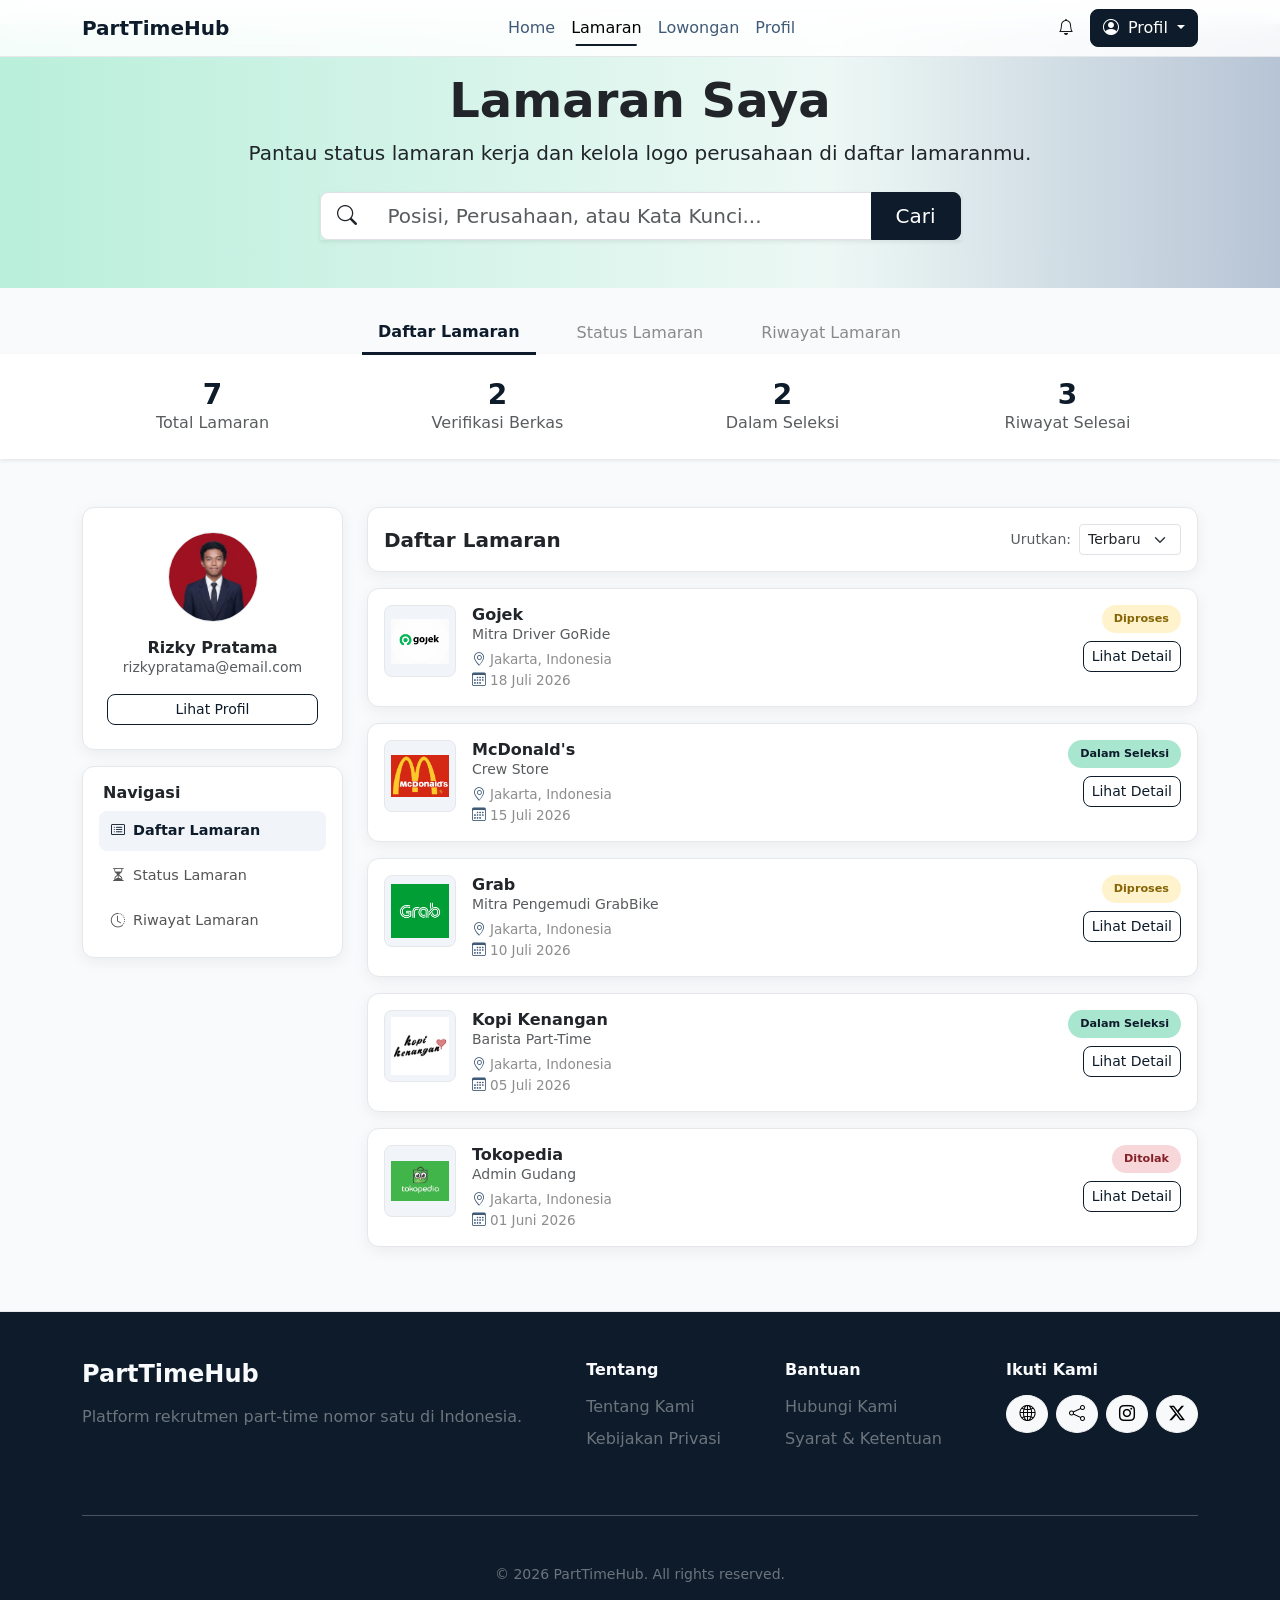
<file: lamaranpelamar.html>
<!doctype html>
<html lang="id">
  <head>
    <meta charset="utf-8" />
    <meta name="viewport" content="width=device-width, initial-scale=1" />
    <title>Lamaran Saya - PartTimeHub</title>
    <link href="https://cdn.jsdelivr.net/npm/bootstrap@5.3.8/dist/css/bootstrap.min.css" rel="stylesheet" />
    <link rel="stylesheet" href="https://cdn.jsdelivr.net/npm/bootstrap-icons@1.13.1/font/bootstrap-icons.min.css" />
    <link rel="stylesheet" href="style.css" />
    <style>
      /* Elemen khusus halaman ini, memakai token warna & radius dari style.css */
      .avatar-lg {
        width: 90px;
        height: 90px;
        border-radius: 50%;
        object-fit: cover;
        background: var(--surface-secondary);
        border: 1px solid var(--stroke);
      }
      .logo-box {
        width: 72px;
        height: 72px;
        flex-shrink: 0;
        border: 1px solid var(--stroke);
        background: var(--surface-secondary);
        border-radius: var(--radius-sm);
        display: flex;
        align-items: center;
        justify-content: center;
        overflow: hidden;
        padding: 6px;
      }
      .logo-box img {
        width: 100%;
        height: 100%;
        object-fit: contain;
      }
      .side-nav-link {
        display: flex;
        align-items: center;
        gap: 0.5rem;
        width: 100%;
        text-align: left;
        background: none;
        border: none;
        padding: 0.6rem 0.75rem;
        border-radius: var(--radius-sm);
        color: var(--black-75);
        font-size: 0.9rem;
        transition: var(--transition);
      }
      .side-nav-link:hover {
        background: var(--surface-secondary);
      }
      .side-nav-link.active {
        background: var(--surface-secondary);
        color: var(--primary);
        font-weight: 600;
      }
      .nav-tabs .nav-link {
        color: var(--black-50);
        font-weight: 500;
      }
      .nav-tabs .nav-link.active {
        color: var(--primary);
        font-weight: 700;
        border-bottom: 3px solid var(--primary);
        background: none;
        border-top: none;
        border-left: none;
        border-right: none;
      }
      .status-badge {
        font-size: 0.7rem;
        padding: 0.35rem 0.75rem;
        border-radius: 20px;
        font-weight: 600;
        white-space: nowrap;
      }
      .status-diproses { background: #fff3cd; color: #856404; }
      .status-dalam-seleksi { background: var(--accent-light); color: var(--primary); }
      .status-ditolak { background: #f8d7da; color: #842029; }
      .status-diterima { background: #d1e7dd; color: #0f5132; }
      .status-dibatalkan { background: var(--surface-secondary); color: var(--black-75); }

      .progress {
        height: 8px;
        background-color: var(--surface-secondary);
      }
      .progress-bar {
        background-color: var(--primary);
      }
      .step-row {
        font-size: 0.78rem;
        color: var(--black-50);
      }
      .step-row .current {
        font-weight: 700;
        color: var(--primary);
      }

      #content-status.hidden,
      #content-riwayat.hidden,
      #content-daftar.hidden {
        display: none;
      }
    </style>
  </head>
  <body>

    <nav class="navbar navbar-expand-lg fixed-top">
      <div class="container">
        <a class="navbar-brand" href="homepelamar.html">PartTimeHub</a>
        <button class="navbar-toggler" type="button" data-bs-toggle="collapse" data-bs-target="#navbarMenu">
          <span class="navbar-toggler-icon"></span>
        </button>
        <div class="collapse navbar-collapse" id="navbarMenu">
          <ul class="navbar-nav mx-auto">
            <li class="nav-item"><a class="nav-link" href="homepelamar.html">Home</a></li>
            <li class="nav-item"><a class="nav-link active" aria-current="page" href="lamaranpelamar.html">Lamaran</a></li>
            <li class="nav-item"><a class="nav-link" href="lowonganpelamar.html">Lowongan</a></li>
            <li class="nav-item"><a class="nav-link" href="profilpelamar.html">Profil</a></li>
          </ul>
          <div class="d-flex align-items-center gap-3">
            <i class="bi bi-bell"></i>
            <div class="dropdown">
              <button class="btn btn-primary dropdown-toggle" type="button" data-bs-toggle="dropdown">
                <i class="bi bi-person-circle me-1"></i> Profil
              </button>
              <ul class="dropdown-menu dropdown-menu-end">
                <li><a class="dropdown-item" href="profilpelamar.html">Profil Saya</a></li>
                <li><a class="dropdown-item" href="profilpelamar.html">Edit Profil</a></li>
                <li><hr class="dropdown-divider" /></li>
                <li><a class="dropdown-item text-danger" href="index.html">Keluar</a></li>
              </ul>
            </div>
          </div>
        </div>
      </div>
    </nav>

    <!-- MAIN CONTENT -->
    <main>

      <!-- HERO / SEARCH -->
      <section
        class="py-5"
        style="background: linear-gradient(90deg, #b9efdb 0%, #edf8f5 65%, #b7c4d5 100%);"
      >
        <div class="container text-center">
          <h1 class="display-5 fw-bold text-dark mb-2">Lamaran Saya</h1>
          <p class="lead text-dark mb-4">
            Pantau status lamaran kerja dan kelola logo perusahaan di daftar lamaranmu.
          </p>

          <div class="row justify-content-center">
            <div class="col-lg-7">
              <div class="input-group input-group-lg shadow-sm">
                <span class="input-group-text bg-white border-end-0"><i class="bi bi-search"></i></span>
                <input type="text" class="form-control border-start-0" placeholder="Posisi, Perusahaan, atau Kata Kunci...">
                <button class="btn btn-primary px-4" type="button">Cari</button>
              </div>
            </div>
          </div>
        </div>
      </section>

      <!-- TABS -->
      <section class="pt-4">
        <div class="container">
          <ul class="nav nav-tabs justify-content-center border-0 gap-4">
            <li class="nav-item"><button onclick="switchTab('daftar')" id="tab-daftar" class="nav-link active">Daftar Lamaran</button></li>
            <li class="nav-item"><button onclick="switchTab('status')" id="tab-status" class="nav-link">Status Lamaran</button></li>
            <li class="nav-item"><button onclick="switchTab('riwayat')" id="tab-riwayat" class="nav-link">Riwayat Lamaran</button></li>
          </ul>
        </div>
      </section>

      <!-- STATS -->
      <section class="py-4 bg-white shadow-sm">
        <div class="container">
          <div class="row text-center g-4">
            <div class="col-6 col-md-3">
              <h3 class="fw-bold text-primary mb-0">7</h3>
              <p class="text-muted mb-0">Total Lamaran</p>
            </div>
            <div class="col-6 col-md-3">
              <h3 class="fw-bold text-primary mb-0">2</h3>
              <p class="text-muted mb-0">Verifikasi Berkas</p>
            </div>
            <div class="col-6 col-md-3">
              <h3 class="fw-bold text-primary mb-0">2</h3>
              <p class="text-muted mb-0">Dalam Seleksi</p>
            </div>
            <div class="col-6 col-md-3">
              <h3 class="fw-bold text-primary mb-0">3</h3>
              <p class="text-muted mb-0">Riwayat Selesai</p>
            </div>
          </div>
        </div>
      </section>

      <!-- LAYOUT -->
      <section class="py-5">
        <div class="container">
          <div class="row g-4">

            <!-- SIDEBAR -->
            <div class="col-lg-3">
              <div class="card text-center p-4 mb-3">
                <img src="rizky.png" alt="Foto Profil" class="avatar-lg mx-auto mb-3">
                <h6 class="fw-bold mb-0">Rizky Pratama</h6>
                <small class="text-muted d-block mb-3">rizkypratama@email.com</small>
                <a href="profilpelamar.html" class="btn btn-outline-primary btn-sm w-100">Lihat Profil</a>
              </div>

              <div class="card p-3">
                <h6 class="fw-bold mb-2 px-1">Navigasi</h6>
                <div class="d-flex flex-column gap-1">
                  <button onclick="switchTab('daftar')" id="nav-daftar" class="side-nav-link active">
                    <i class="bi bi-card-list"></i> Daftar Lamaran
                  </button>
                  <button onclick="switchTab('status')" id="nav-status" class="side-nav-link">
                    <i class="bi bi-hourglass-split"></i> Status Lamaran
                  </button>
                  <button onclick="switchTab('riwayat')" id="nav-riwayat" class="side-nav-link">
                    <i class="bi bi-clock-history"></i> Riwayat Lamaran
                  </button>
                </div>
              </div>
            </div>

            <!-- CONTENT -->
            <div class="col-lg-9">

              <!-- SECTION 1: DAFTAR LAMARAN -->
              <div id="content-daftar" class="tab-content">
                <div class="card p-3 mb-3 d-flex flex-row justify-content-between align-items-center">
                  <h5 class="fw-bold mb-0">Daftar Lamaran</h5>
                  <div class="d-flex align-items-center gap-2">
                    <small class="text-muted">Urutkan:</small>
                    <select class="form-select form-select-sm" style="width: auto;">
                      <option>Terbaru</option>
                      <option>Terlama</option>
                    </select>
                  </div>
                </div>

                <!-- Item 1: Gojek -->
                <div class="card p-3 mb-3">
                  <div class="d-flex flex-wrap justify-content-between align-items-start gap-3">
                    <div class="d-flex gap-3 align-items-start">
                      <div class="logo-box">
                        <img src="jaksakocak.png" alt="Logo Gojek">
                      </div>
                      <div>
                        <h6 class="fw-bold mb-0">Gojek</h6>
                        <p class="text-muted small mb-1">Mitra Driver GoRide</p>
                        <div class="job-meta"><i class="bi bi-geo-alt"></i>Jakarta, Indonesia</div>
                        <div class="job-meta"><i class="bi bi-calendar3"></i>18 Juli 2026</div>
                      </div>
                    </div>
                    <div class="d-flex flex-column align-items-end justify-content-between gap-2">
                      <span class="status-badge status-diproses">Diproses</span>
                      <button class="btn btn-outline-primary btn-sm">Lihat Detail</button>
                    </div>
                  </div>
                </div>

                <!-- Item 2: McDonald's -->
                <div class="card p-3 mb-3">
                  <div class="d-flex flex-wrap justify-content-between align-items-start gap-3">
                    <div class="d-flex gap-3 align-items-start">
                      <div class="logo-box">
                        <img src="mcd.jpg" alt="Logo McDonald's">
                      </div>
                      <div>
                        <h6 class="fw-bold mb-0">McDonald's</h6>
                        <p class="text-muted small mb-1">Crew Store</p>
                        <div class="job-meta"><i class="bi bi-geo-alt"></i>Jakarta, Indonesia</div>
                        <div class="job-meta"><i class="bi bi-calendar3"></i>15 Juli 2026</div>
                      </div>
                    </div>
                    <div class="d-flex flex-column align-items-end justify-content-between gap-2">
                      <span class="status-badge status-dalam-seleksi">Dalam Seleksi</span>
                      <button class="btn btn-outline-primary btn-sm">Lihat Detail</button>
                    </div>
                  </div>
                </div>

                <!-- Item 3: Grab -->
                <div class="card p-3 mb-3">
                  <div class="d-flex flex-wrap justify-content-between align-items-start gap-3">
                    <div class="d-flex gap-3 align-items-start">
                      <div class="logo-box">
                        <img src="grab.png" alt="Logo Grab">
                      </div>
                      <div>
                        <h6 class="fw-bold mb-0">Grab</h6>
                        <p class="text-muted small mb-1">Mitra Pengemudi GrabBike</p>
                        <div class="job-meta"><i class="bi bi-geo-alt"></i>Jakarta, Indonesia</div>
                        <div class="job-meta"><i class="bi bi-calendar3"></i>10 Juli 2026</div>
                      </div>
                    </div>
                    <div class="d-flex flex-column align-items-end justify-content-between gap-2">
                      <span class="status-badge status-diproses">Diproses</span>
                      <button class="btn btn-outline-primary btn-sm">Lihat Detail</button>
                    </div>
                  </div>
                </div>

                <!-- Item 4: Kopi Kenangan -->
                <div class="card p-3 mb-3">
                  <div class="d-flex flex-wrap justify-content-between align-items-start gap-3">
                    <div class="d-flex gap-3 align-items-start">
                      <div class="logo-box">
                        <img src="kk.png" alt="Logo Kopi Kenangan">
                      </div>
                      <div>
                        <h6 class="fw-bold mb-0">Kopi Kenangan</h6>
                        <p class="text-muted small mb-1">Barista Part-Time</p>
                        <div class="job-meta"><i class="bi bi-geo-alt"></i>Jakarta, Indonesia</div>
                        <div class="job-meta"><i class="bi bi-calendar3"></i>05 Juli 2026</div>
                      </div>
                    </div>
                    <div class="d-flex flex-column align-items-end justify-content-between gap-2">
                      <span class="status-badge status-dalam-seleksi">Dalam Seleksi</span>
                      <button class="btn btn-outline-primary btn-sm">Lihat Detail</button>
                    </div>
                  </div>
                </div>

                <!-- Item 5: Tokopedia -->
                <div class="card p-3 mb-3">
                  <div class="d-flex flex-wrap justify-content-between align-items-start gap-3">
                    <div class="d-flex gap-3 align-items-start">
                      <div class="logo-box">
                        <img src="tokped.jpg" alt="Logo Tokopedia">
                      </div>
                      <div>
                        <h6 class="fw-bold mb-0">Tokopedia</h6>
                        <p class="text-muted small mb-1">Admin Gudang</p>
                        <div class="job-meta"><i class="bi bi-geo-alt"></i>Jakarta, Indonesia</div>
                        <div class="job-meta"><i class="bi bi-calendar3"></i>01 Juni 2026</div>
                      </div>
                    </div>
                    <div class="d-flex flex-column align-items-end justify-content-between gap-2">
                      <span class="status-badge status-ditolak">Ditolak</span>
                      <button class="btn btn-outline-primary btn-sm">Lihat Detail</button>
                    </div>
                  </div>
                </div>
              </div>

              <!-- SECTION 2: STATUS LAMARAN -->
              <div id="content-status" class="tab-content hidden">
                <div class="card p-3 mb-3 d-flex flex-row justify-content-between align-items-center">
                  <h5 class="fw-bold mb-0">Status &amp; Progres Lamaran Aktif</h5>
                  <small class="text-muted">4 Lamaran Aktif</small>
                </div>

                <!-- Status 1: Gojek -->
                <div class="card p-3 mb-3">
                  <div class="d-flex justify-content-between align-items-start mb-2 flex-wrap gap-2">
                    <div>
                      <h6 class="fw-bold mb-0">Gojek — <span class="fw-normal text-muted">Mitra Driver GoRide</span></h6>
                      <small class="text-muted">ID Lamaran: #GJK-2026-992</small>
                    </div>
                    <span class="badge-job status-badge">Tahap 1: Verifikasi Berkas</span>
                  </div>
                  <div class="progress mb-2"><div class="progress-bar" style="width:25%"></div></div>
                  <div class="d-flex justify-content-between step-row">
                    <span class="current">1. Pendaftaran</span>
                    <span>2. Verifikasi Dokumen</span>
                    <span>3. Aktivasi Akun</span>
                  </div>
                </div>

                <!-- Status 2: McDonald's -->
                <div class="card p-3 mb-3">
                  <div class="d-flex justify-content-between align-items-start mb-2 flex-wrap gap-2">
                    <div>
                      <h6 class="fw-bold mb-0">McDonald's — <span class="fw-normal text-muted">Crew Store</span></h6>
                      <small class="text-muted">ID Lamaran: #MCD-2026-102</small>
                    </div>
                    <span class="badge-job status-badge">Tahap 2: Tes On-Site</span>
                  </div>
                  <div class="progress mb-2"><div class="progress-bar" style="width:50%"></div></div>
                  <div class="d-flex justify-content-between step-row">
                    <span>1. Berkas Terkirim</span>
                    <span class="current">2. Tes Fisik &amp; Kasir</span>
                    <span>3. Training</span>
                  </div>
                </div>

                <!-- Status 3: Grab -->
                <div class="card p-3 mb-3">
                  <div class="d-flex justify-content-between align-items-start mb-2 flex-wrap gap-2">
                    <div>
                      <h6 class="fw-bold mb-0">Grab — <span class="fw-normal text-muted">Mitra Pengemudi GrabBike</span></h6>
                      <small class="text-muted">ID Lamaran: #GRB-2026-441</small>
                    </div>
                    <span class="badge-job status-badge">Tahap 1: Verifikasi Berkas</span>
                  </div>
                  <div class="progress mb-2"><div class="progress-bar" style="width:25%"></div></div>
                  <div class="d-flex justify-content-between step-row">
                    <span class="current">1. Berkas Diterima</span>
                    <span>2. Cek Kelayakan</span>
                    <span>3. Pengambilan Atribut</span>
                  </div>
                </div>

                <!-- Status 4: Kopi Kenangan -->
                <div class="card p-3 mb-3">
                  <div class="d-flex justify-content-between align-items-start mb-2 flex-wrap gap-2">
                    <div>
                      <h6 class="fw-bold mb-0">Kopi Kenangan — <span class="fw-normal text-muted">Barista Part-Time</span></h6>
                      <small class="text-muted">ID Lamaran: #KK-2026-089</small>
                    </div>
                    <span class="badge-job status-badge">Tahap 3: Undangan Interview</span>
                  </div>
                  <div class="progress mb-2"><div class="progress-bar" style="width:75%"></div></div>
                  <div class="d-flex justify-content-between step-row">
                    <span>1. Berkas Terkirim</span>
                    <span>2. Lolos Verifikasi</span>
                    <span class="current">3. Interview (24 Jul)</span>
                  </div>
                </div>
              </div>

              <!-- SECTION 3: RIWAYAT LAMARAN -->
              <div id="content-riwayat" class="tab-content hidden">
                <div class="card p-3 mb-3 d-flex flex-row justify-content-between align-items-center">
                  <h5 class="fw-bold mb-0">Riwayat Lamaran Selesai</h5>
                  <small class="text-muted">Total 3 Arsip Lamaran</small>
                </div>

                <!-- Riwayat 1 -->
                <div class="card p-3 mb-3 d-flex flex-row justify-content-between align-items-center flex-wrap gap-2">
                  <div>
                    <span class="status-badge status-ditolak">Ditolak</span>
                    <h6 class="fw-bold mt-2 mb-0">Tokopedia</h6>
                    <small class="text-muted">Admin Gudang — Selesai pada 01 Juni 2026</small>
                  </div>
                  <button class="btn btn-outline-primary btn-sm">Lihat Feedback</button>
                </div>

                <!-- Riwayat 2 -->
                <div class="card p-3 mb-3 d-flex flex-row justify-content-between align-items-center flex-wrap gap-2">
                  <div>
                    <span class="status-badge status-diterima">Diterima</span>
                    <h6 class="fw-bold mt-2 mb-0">McDonald's</h6>
                    <small class="text-muted">Crew Store Part-Time — Selesai pada 12 Mei 2026</small>
                  </div>
                  <button class="btn btn-outline-primary btn-sm">Lihat Kontrak</button>
                </div>

                <!-- Riwayat 3 -->
                <div class="card p-3 mb-3 d-flex flex-row justify-content-between align-items-center flex-wrap gap-2">
                  <div>
                    <span class="status-badge status-dibatalkan">Dibatalkan</span>
                    <h6 class="fw-bold mt-2 mb-0">Gojek</h6>
                    <small class="text-muted">Mitra Driver GoRide — Selesai pada 20 April 2026</small>
                  </div>
                  <button class="btn btn-outline-primary btn-sm">Lihat Detail</button>
                </div>
              </div>

            </div>
          </div>
        </div>
      </section>

    </main>

    <!-- FOOTER -->
    <section class="footer py-5">
      <div class="container">
        <div class="row gy-4 justify-content-between">
          <div class="col-auto">
            <h4 class="fw-bold mb-3">PartTimeHub</h4>
            <p class="text-secondary mb-0">Platform rekrutmen part-time nomor satu di Indonesia.</p>
          </div>
          <div class="col-auto">
            <h6 class="fw-bold mb-3">Tentang</h6>
            <ul class="list-unstyled">
              <li class="mb-2"><a href="#" class="text-decoration-none text-secondary">Tentang Kami</a></li>
              <li><a href="#" class="text-decoration-none text-secondary">Kebijakan Privasi</a></li>
            </ul>
          </div>
          <div class="col-auto">
            <h6 class="fw-bold mb-3">Bantuan</h6>
            <ul class="list-unstyled">
              <li class="mb-2"><a href="#" class="text-decoration-none text-secondary">Hubungi Kami</a></li>
              <li><a href="#" class="text-decoration-none text-secondary">Syarat & Ketentuan</a></li>
            </ul>
          </div>
          <div class="col-auto">
            <h6 class="fw-bold mb-3">Ikuti Kami</h6>
            <div class="d-flex gap-2">
              <a href="#" class="btn btn-light rounded-circle"><i class="bi bi-globe2"></i></a>
              <a href="#" class="btn btn-light rounded-circle"><i class="bi bi-share"></i></a>
              <a href="#" class="btn btn-light rounded-circle"><i class="bi bi-instagram"></i></a>
              <a href="#" class="btn btn-light rounded-circle"><i class="bi bi-twitter-x"></i></a>
            </div>
          </div>
        </div>
        <hr class="my-5" />
        <p class="text-center text-secondary small mb-0">© 2026 PartTimeHub. All rights reserved.</p>
      </div>
    </section>

    <script src="https://cdn.jsdelivr.net/npm/bootstrap@5.3.8/dist/js/bootstrap.bundle.min.js"></script>
    <script>
      function switchTab(tabName) {
        document.querySelectorAll('.tab-content').forEach((content) => {
          content.classList.add('hidden');
        });
        document.querySelectorAll('.nav-tabs .nav-link').forEach((btn) => {
          btn.classList.remove('active');
        });
        document.querySelectorAll('.side-nav-link').forEach((btn) => {
          btn.classList.remove('active');
        });

        document.getElementById('content-' + tabName).classList.remove('hidden');

        const activeTab = document.getElementById('tab-' + tabName);
        if (activeTab) activeTab.classList.add('active');

        const activeNav = document.getElementById('nav-' + tabName);
        if (activeNav) activeNav.classList.add('active');
      }
    </script>
  </body>
</html>
</file>
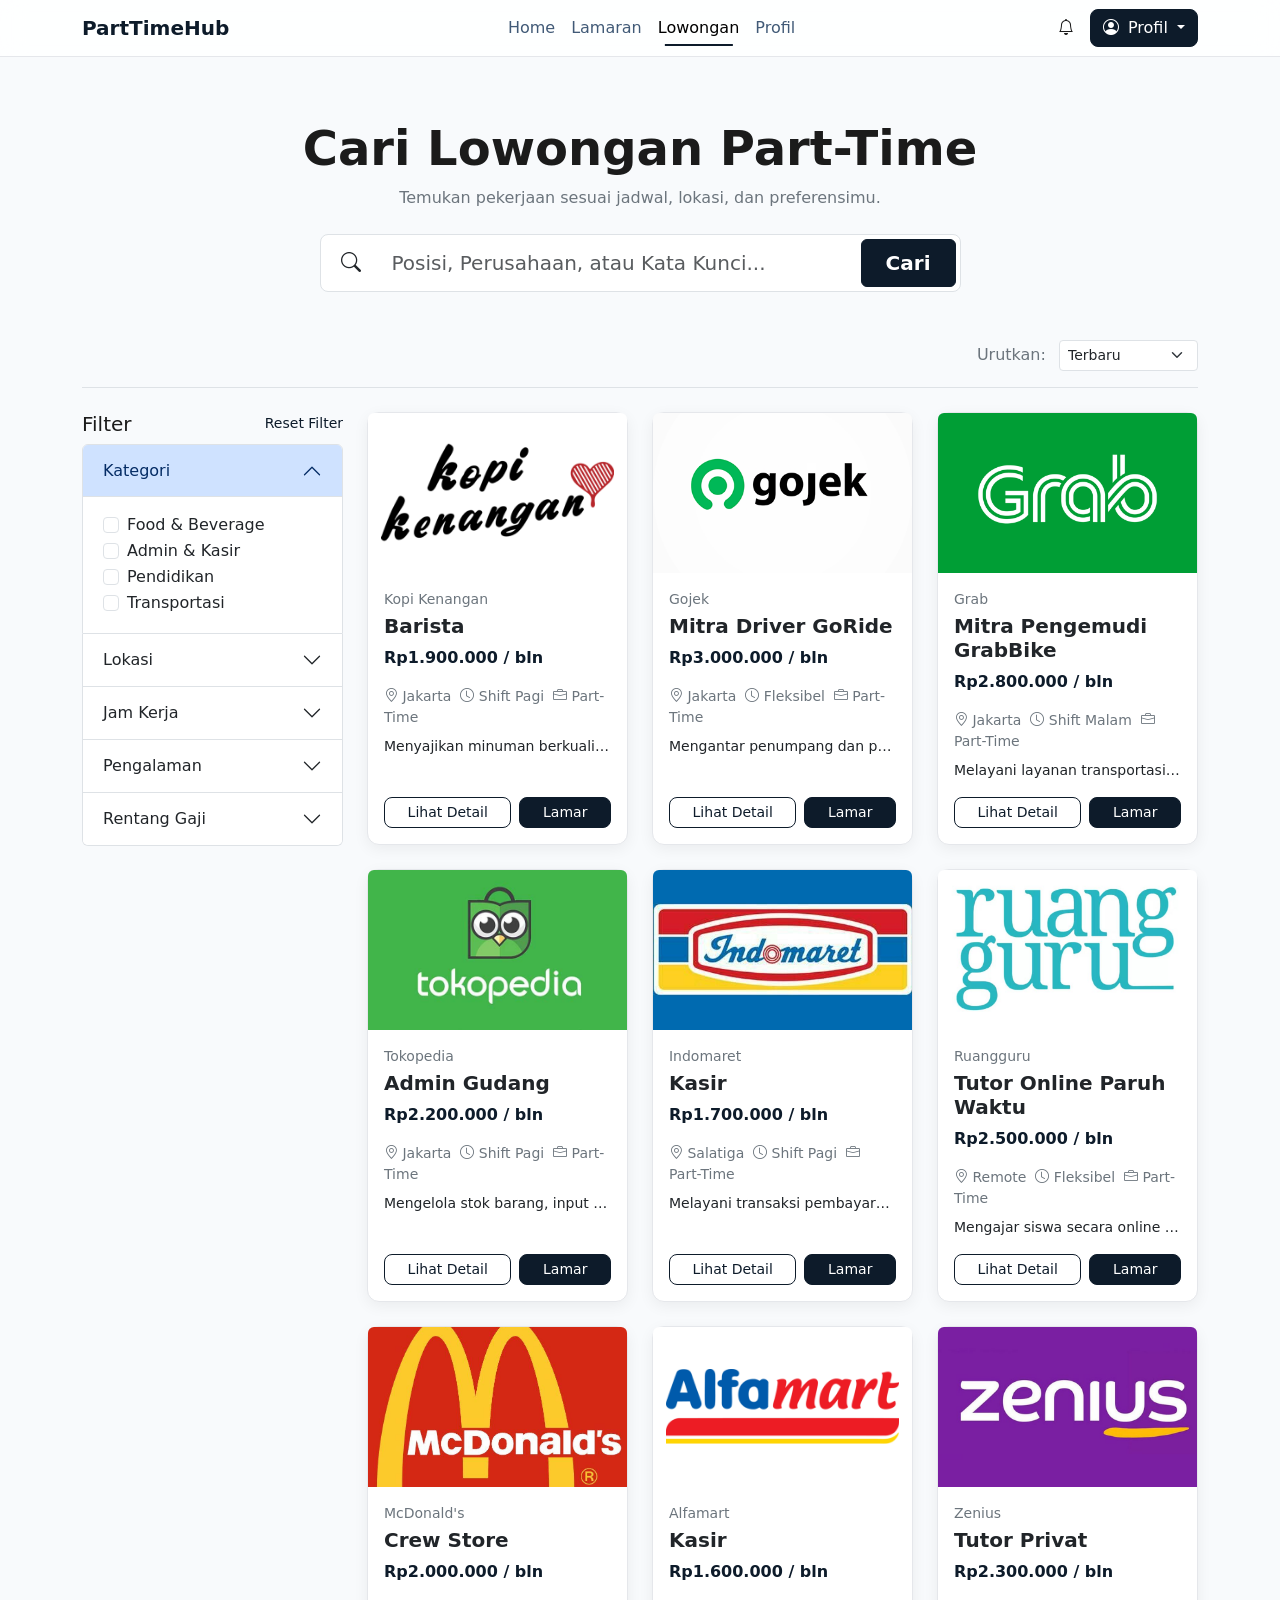
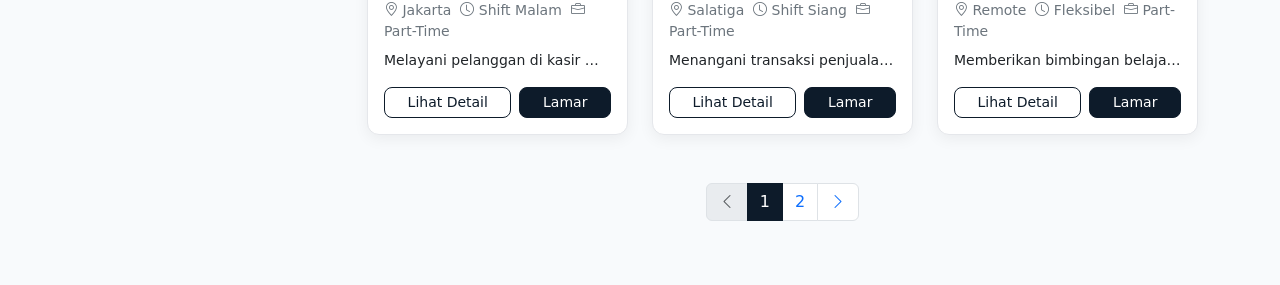
<file: lowonganpelamar.html>
<!doctype html>
<html lang="en">
  <head>
    <meta charset="utf-8" />
    <meta name="viewport" content="width=device-width, initial-scale=1" />
    <title>Cari Lowongan - PartTimeHub</title>
    <link
      href="https://cdn.jsdelivr.net/npm/bootstrap@5.3.8/dist/css/bootstrap.min.css"
      rel="stylesheet"
      integrity="sha384-sRIl4kxILFvY47J16cr9ZwB07vP4J8+LH7qKQnuqkuIAvNWLzeN8tE5YBujZqJLB"
      crossorigin="anonymous"
    />
    <link
      rel="stylesheet"
      href="https://cdn.jsdelivr.net/npm/bootstrap-icons@1.13.1/font/bootstrap-icons.min.css"
    />
    <link rel="stylesheet" href="style.css" />
  </head>
  <style>
    .job-img-cap {
      width: 100%;
      height: 160px;
      background-color: #868e96;
      border-top-left-radius: var(--bs-card-border-radius, 0.375rem);
      border-top-right-radius: var(--bs-card-border-radius, 0.375rem);
      overflow: hidden;
    }
    .job-img-cap-img {
      width: 100%;
      height: 100%;
      object-fit: cover;
      display: block;
    }

    .card:hover {
      transform: translateY(-6px);
      box-shadow: 0 12px 25px rgba(0, 0, 0, 0.1) !important;
    }
  </style>
  <body>
    <nav class="navbar navbar-expand-lg fixed-top">
      <div class="container">
        <a class="navbar-brand">PartTimeHub</a>
        <button
          class="navbar-toggler"
          type="button"
          data-bs-toggle="collapse"
          data-bs-target="#navbarMenu"
          aria-controls="navbarMenu"
          aria-expanded="false"
          aria-label="Toggle navigation"
        >
          <span class="navbar-toggler-icon"></span>
        </button>
        <div class="collapse navbar-collapse" id="navbarMenu">
          <ul class="navbar-nav mx-auto">
            <li class="nav-item">
              <a class="nav-link" href="homepelamar.html">Home</a>
            </li>
            <li class="nav-item">
              <a class="nav-link" href="lamaranpelamar.html">Lamaran</a>
            </li>
            <li class="nav-item">
              <a
                class="nav-link active"
                aria-current="page"
                href="lowonganpelamar.html"
                >Lowongan</a
              >
            </li>
            <li class="nav-item">
              <a class="nav-link" href="profilpelamar.html">Profil</a>
            </li>
          </ul>
          <div class="d-flex align-items-center gap-3">
            <i class="bi bi-bell"></i>
            <div class="dropdown">
              <button
                class="btn btn-primary dropdown-toggle"
                type="button"
                data-bs-toggle="dropdown"
                aria-expanded="false"
              >
                <i class="bi bi-person-circle me-1"></i>
                Profil
              </button>

              <ul class="dropdown-menu dropdown-menu-end">
                <li>
                  <a class="dropdown-item" href="profilpelamar.html">
                    Profil Saya
                  </a>
                </li>
                <li>
                  <a class="dropdown-item" href="profilpelamar.html">
                    Edit Profil
                  </a>
                </li>
                <li><hr class="dropdown-divider" /></li>
                <li>
                  <a class="dropdown-item text-danger" href="index.html">
                    Keluar
                  </a>
                </li>
              </ul>
            </div>
          </div>
        </div>
      </div>
    </nav>

    <!-- Search Hero -->
    <section class="pt-5 mt-5 text-center">
      <div class="container">
        <h1 class="display-5 fw-bold">Cari Lowongan Part-Time</h1>
        <p class="text-secondary">
          Temukan pekerjaan sesuai jadwal, lokasi, dan preferensimu.
        </p>

        <div class="row justify-content-center mt-4">
          <div class="col-lg-7">
            <div
              class="input-group input-group-lg border rounded-3 bg-white p-1"
            >
              <span class="input-group-text bg-transparent border-0">
                <i class="bi bi-search"></i>
              </span>
              <input
                type="text"
                class="form-control border-0"
                id="searchInput"
                placeholder="Posisi, Perusahaan, atau Kata Kunci..."
              />
              <button
                class="btn btn-primary px-4 fw-bold rounded-2"
                id="searchBtn"
              >
                Cari
              </button>
            </div>
          </div>
        </div>
      </div>
    </section>

    <!-- Results -->
    <section class="container py-5">
      <div
        class="d-flex justify-content-end align-items-center border-bottom pb-3 mb-4"
      >
        <div>
          <label class="text-secondary me-2">Urutkan:</label>
          <select
            class="form-select form-select-sm d-inline-block w-auto"
            id="sortSelect"
          >
            <option value="terbaru">Terbaru</option>
            <option value="gaji">Gaji Tertinggi</option>
          </select>
        </div>
      </div>

      <div class="row g-4">
        <!-- Sidebar -->
        <aside class="col-lg-3">
          <div class="d-flex justify-content-between align-items-center mb-2">
            <h5 class="mb-0">Filter</h5>
            <a href="#" class="small" id="resetFilter">Reset Filter</a>
          </div>

          <div class="accordion" id="filterAccordion">
            <div class="accordion-item">
              <h2 class="accordion-header">
                <button
                  class="accordion-button"
                  type="button"
                  data-bs-toggle="collapse"
                  data-bs-target="#fKategori"
                >
                  Kategori
                </button>
              </h2>
              <div
                id="fKategori"
                class="accordion-collapse collapse show"
                data-bs-parent="#filterAccordion"
              >
                <div class="accordion-body">
                  <div class="form-check">
                    <input
                      class="form-check-input filter-input"
                      data-group="kategori"
                      data-value="Food & Beverage"
                      type="checkbox"
                      id="cat1"
                    />
                    <label class="form-check-label" for="cat1"
                      >Food &amp; Beverage</label
                    >
                  </div>
                  <div class="form-check">
                    <input
                      class="form-check-input filter-input"
                      data-group="kategori"
                      data-value="Admin & Kasir"
                      type="checkbox"
                      id="cat2"
                    />
                    <label class="form-check-label" for="cat2"
                      >Admin &amp; Kasir</label
                    >
                  </div>
                  <div class="form-check">
                    <input
                      class="form-check-input filter-input"
                      data-group="kategori"
                      data-value="Pendidikan"
                      type="checkbox"
                      id="cat3"
                    />
                    <label class="form-check-label" for="cat3"
                      >Pendidikan</label
                    >
                  </div>
                  <div class="form-check">
                    <input
                      class="form-check-input filter-input"
                      data-group="kategori"
                      data-value="Transportasi"
                      type="checkbox"
                      id="cat4"
                    />
                    <label class="form-check-label" for="cat4"
                      >Transportasi</label
                    >
                  </div>
                </div>
              </div>
            </div>

            <div class="accordion-item">
              <h2 class="accordion-header">
                <button
                  class="accordion-button collapsed"
                  type="button"
                  data-bs-toggle="collapse"
                  data-bs-target="#fLokasi"
                >
                  Lokasi
                </button>
              </h2>
              <div
                id="fLokasi"
                class="accordion-collapse collapse"
                data-bs-parent="#filterAccordion"
              >
                <div class="accordion-body">
                  <div class="form-check">
                    <input
                      class="form-check-input filter-input"
                      data-group="lokasi"
                      data-value="Jakarta"
                      type="checkbox"
                      id="loc1"
                    />
                    <label class="form-check-label" for="loc1">Jakarta</label>
                  </div>
                  <div class="form-check">
                    <input
                      class="form-check-input filter-input"
                      data-group="lokasi"
                      data-value="Salatiga"
                      type="checkbox"
                      id="loc2"
                    />
                    <label class="form-check-label" for="loc2">Salatiga</label>
                  </div>
                  <div class="form-check">
                    <input
                      class="form-check-input filter-input"
                      data-group="lokasi"
                      data-value="Remote"
                      type="checkbox"
                      id="loc3"
                    />
                    <label class="form-check-label" for="loc3">Remote</label>
                  </div>
                </div>
              </div>
            </div>

            <div class="accordion-item">
              <h2 class="accordion-header">
                <button
                  class="accordion-button collapsed"
                  type="button"
                  data-bs-toggle="collapse"
                  data-bs-target="#fJam"
                >
                  Jam Kerja
                </button>
              </h2>
              <div
                id="fJam"
                class="accordion-collapse collapse"
                data-bs-parent="#filterAccordion"
              >
                <div class="accordion-body">
                  <div class="form-check">
                    <input
                      class="form-check-input filter-input"
                      data-group="jam"
                      data-value="Shift Pagi"
                      type="checkbox"
                      id="jam1"
                    />
                    <label class="form-check-label" for="jam1"
                      >Shift Pagi</label
                    >
                  </div>
                  <div class="form-check">
                    <input
                      class="form-check-input filter-input"
                      data-group="jam"
                      data-value="Shift Siang"
                      type="checkbox"
                      id="jam3"
                    />
                    <label class="form-check-label" for="jam3"
                      >Shift Siang</label
                    >
                  </div>
                  <div class="form-check">
                    <input
                      class="form-check-input filter-input"
                      data-group="jam"
                      data-value="Shift Malam"
                      type="checkbox"
                      id="jam2"
                    />
                    <label class="form-check-label" for="jam2"
                      >Shift Malam</label
                    >
                  </div>
                  <div class="form-check">
                    <input
                      class="form-check-input filter-input"
                      data-group="jam"
                      data-value="Fleksibel"
                      type="checkbox"
                      id="jam4"
                    />
                    <label class="form-check-label" for="jam4">Fleksibel</label>
                  </div>
                </div>
              </div>
            </div>

            <div class="accordion-item">
              <h2 class="accordion-header">
                <button
                  class="accordion-button collapsed"
                  type="button"
                  data-bs-toggle="collapse"
                  data-bs-target="#fPengalaman"
                >
                  Pengalaman
                </button>
              </h2>
              <div
                id="fPengalaman"
                class="accordion-collapse collapse"
                data-bs-parent="#filterAccordion"
              >
                <div class="accordion-body">
                  <div class="form-check">
                    <input
                      class="form-check-input filter-input"
                      data-group="pengalaman"
                      data-value="Tanpa Pengalaman"
                      type="checkbox"
                      id="exp1"
                    />
                    <label class="form-check-label" for="exp1"
                      >Tanpa Pengalaman</label
                    >
                  </div>
                  <div class="form-check">
                    <input
                      class="form-check-input filter-input"
                      data-group="pengalaman"
                      data-value="Minimal 1 Tahun"
                      type="checkbox"
                      id="exp2"
                    />
                    <label class="form-check-label" for="exp2"
                      >Minimal 1 Tahun</label
                    >
                  </div>
                </div>
              </div>
            </div>

            <div class="accordion-item">
              <h2 class="accordion-header">
                <button
                  class="accordion-button collapsed"
                  type="button"
                  data-bs-toggle="collapse"
                  data-bs-target="#fGaji"
                >
                  Rentang Gaji
                </button>
              </h2>
              <div
                id="fGaji"
                class="accordion-collapse collapse"
                data-bs-parent="#filterAccordion"
              >
                <div class="accordion-body">
                  <div class="form-check">
                    <input
                      class="form-check-input filter-input"
                      data-group="gaji"
                      data-min="0"
                      data-max="1500000"
                      type="checkbox"
                      id="gaji1"
                    />
                    <label class="form-check-label" for="gaji1"
                      >&lt; Rp1.500.000</label
                    >
                  </div>
                  <div class="form-check">
                    <input
                      class="form-check-input filter-input"
                      data-group="gaji"
                      data-min="1500000"
                      data-max="2500000"
                      type="checkbox"
                      id="gaji2"
                    />
                    <label class="form-check-label" for="gaji2"
                      >Rp1.500.000 - Rp2.500.000</label
                    >
                  </div>
                  <div class="form-check">
                    <input
                      class="form-check-input filter-input"
                      data-group="gaji"
                      data-min="2500000"
                      data-max="999999999"
                      type="checkbox"
                      id="gaji3"
                    />
                    <label class="form-check-label" for="gaji3"
                      >&gt; Rp2.500.000</label
                    >
                  </div>
                </div>
              </div>
            </div>
          </div>
        </aside>

        <!-- Job list -->
        <div class="col-lg-9">
          <div class="row g-4" id="job-grid"></div>
          <div id="empty-state" class="text-center text-secondary py-5 d-none">
            <i class="bi bi-search fs-1 d-block mb-2"></i>
            Tidak ada lowongan yang cocok dengan filter kamu.
          </div>

          <nav class="d-flex justify-content-center mt-5">
            <ul class="pagination">
              <li class="page-item disabled">
                <a class="page-link" href="#"
                  ><i class="bi bi-chevron-left"></i
                ></a>
              </li>
              <li class="page-item active">
                <a class="page-link" href="#">1</a>
              </li>
              <li class="page-item">
                <a class="page-link" href="#">2</a>
              </li>
              <li class="page-item">
                <a class="page-link" href="#"
                  ><i class="bi bi-chevron-right"></i
                ></a>
              </li>
            </ul>
          </nav>
        </div>
      </div>
    </section>

    <script
      src="https://cdn.jsdelivr.net/npm/bootstrap@5.3.8/dist/js/bootstrap.bundle.min.js"
      integrity="sha384-FKyoEForCGlyvwx9Hj09JcYn3nv7wiPVlz7YYwJrWVcXK/BmnVDxM+D2scQbITxI"
      crossorigin="anonymous"
    ></script>
    <script>
      const jobs = [
        {
          company: "Kopi Kenangan",
          title: "Barista",
          salaryValue: 1900000,
          salary: "Rp1.900.000 / bln",
          location: "Jakarta",
          shift: "Shift Pagi",
          experience: "Tanpa Pengalaman",
          kategori: "Food & Beverage",
          type: "Part-Time",
          desc: "Menyajikan minuman berkualitas dan memberikan pelayanan terbaik kepada pelanggan di gerai.",
          image: "kk.png",
          detailUrl: "kopikenangan.html",
        },
        {
          company: "Gojek",
          title: "Mitra Driver GoRide",
          salaryValue: 3000000,
          salary: "Rp3.000.000 / bln",
          location: "Jakarta",
          shift: "Fleksibel",
          experience: "Tanpa Pengalaman",
          kategori: "Transportasi",
          type: "Part-Time",
          desc: "Mengantar penumpang dan pesanan dengan aplikasi Gojek sesuai jam kerja yang kamu pilih sendiri.",
          image: "jaksakocak.png",
        },
        {
          company: "Grab",
          title: "Mitra Pengemudi GrabBike",
          salaryValue: 2800000,
          salary: "Rp2.800.000 / bln",
          location: "Jakarta",
          shift: "Shift Malam",
          experience: "Tanpa Pengalaman",
          kategori: "Transportasi",
          type: "Part-Time",
          desc: "Melayani layanan transportasi dan pengantaran barang dengan jadwal kerja fleksibel.",
          image: "grab.png",
        },
        {
          company: "Tokopedia",
          title: "Admin Gudang",
          salaryValue: 2200000,
          salary: "Rp2.200.000 / bln",
          location: "Jakarta",
          shift: "Shift Pagi",
          experience: "Minimal 1 Tahun",
          kategori: "Admin & Kasir",
          type: "Part-Time",
          desc: "Mengelola stok barang, input data, dan membantu proses pengemasan pesanan pelanggan.",
          image: "tokped.jpg",
        },
        {
          company: "Indomaret",
          title: "Kasir",
          salaryValue: 1700000,
          salary: "Rp1.700.000 / bln",
          location: "Salatiga",
          shift: "Shift Pagi",
          experience: "Tanpa Pengalaman",
          kategori: "Admin & Kasir",
          type: "Part-Time",
          desc: "Melayani transaksi pembayaran pelanggan dan menjaga kerapian area kasir dan rak toko.",
          image: "indomaret.jpg",
        },
        {
          company: "Ruangguru",
          title: "Tutor Online Paruh Waktu",
          salaryValue: 2500000,
          salary: "Rp2.500.000 / bln",
          location: "Remote",
          shift: "Fleksibel",
          experience: "Minimal 1 Tahun",
          kategori: "Pendidikan",
          type: "Part-Time",
          desc: "Mengajar siswa secara online melalui platform sesuai jadwal dan mata pelajaran yang dikuasai.",
          image: "rg.jpg",
        },
        {
          company: "McDonald's",
          title: "Crew Store",
          salaryValue: 2000000,
          salary: "Rp2.000.000 / bln",
          location: "Jakarta",
          shift: "Shift Malam",
          experience: "Tanpa Pengalaman",
          kategori: "Food & Beverage",
          type: "Part-Time",
          desc: "Melayani pelanggan di kasir maupun dapur serta menjaga kebersihan dan kecepatan pelayanan.",
          image: "mcd.jpg",
        },
        {
          company: "Alfamart",
          title: "Kasir",
          salaryValue: 1600000,
          salary: "Rp1.600.000 / bln",
          location: "Salatiga",
          shift: "Shift Siang",
          experience: "Tanpa Pengalaman",
          kategori: "Admin & Kasir",
          type: "Part-Time",
          desc: "Menangani transaksi penjualan, penataan produk, dan pelayanan pelanggan di toko.",
          image: "alfamart.png",
        },
        {
          company: "Zenius",
          title: "Tutor Privat",
          salaryValue: 2300000,
          salary: "Rp2.300.000 / bln",
          location: "Remote",
          shift: "Fleksibel",
          experience: "Minimal 1 Tahun",
          kategori: "Pendidikan",
          type: "Part-Time",
          desc: "Memberikan bimbingan belajar privat secara online untuk siswa SD hingga SMA.",
          image: "zenius.jpg",
        },
      ];

      const grid = document.getElementById("job-grid");
      const emptyState = document.getElementById("empty-state");
      const sortSelect = document.getElementById("sortSelect");

      function getSelectedValues(group) {
        return Array.from(
          document.querySelectorAll(
            `.filter-input[data-group="${group}"]:checked`,
          ),
        ).map((el) => el.dataset.value);
      }

      function getSelectedRanges() {
        return Array.from(
          document.querySelectorAll('.filter-input[data-group="gaji"]:checked'),
        ).map((el) => ({
          min: Number(el.dataset.min),
          max: Number(el.dataset.max),
        }));
      }

      function renderJobs(list) {
        if (list.length === 0) {
          grid.innerHTML = "";
          emptyState.classList.remove("d-none");
        } else {
          emptyState.classList.add("d-none");
          grid.innerHTML = list
            .map(
              (job) => `
            <div class="col-md-6 col-xl-4">
              <div class="card h-100">
                <div class="job-img-cap">
                  <img src="${job.image}" alt="${job.company}" class="job-img-cap-img">
                </div>
                <div class="card-body d-flex flex-column">
                  <p class="text-secondary small mb-1">${job.company}</p>
                  <h5 class="card-title fw-bold">${job.title}</h5>
                  <p class="fw-semibold text-primary">${job.salary}</p>
                  <p class="small text-secondary mb-2">
                    <i class="bi bi-geo-alt"></i> ${job.location}
                    &nbsp;<i class="bi bi-clock"></i> ${job.shift}
                    &nbsp;<i class="bi bi-briefcase"></i> ${job.type}
                  </p>
                  <p class="card-text small text-truncate">${job.desc}</p>
                  <div class="d-flex gap-2 mt-auto">
                    <a href="${job.detailUrl || "#"}" class="btn btn-outline-primary btn-sm flex-fill">Lihat Detail</a>
                    <button class="btn btn-primary btn-sm flex-fill">Lamar</button>
                  </div>
                </div>
              </div>
            </div>
          `,
            )
            .join("");
        }
      }

      function applyFilters() {
        const kategori = getSelectedValues("kategori");
        const lokasi = getSelectedValues("lokasi");
        const jam = getSelectedValues("jam");
        const pengalaman = getSelectedValues("pengalaman");
        const gajiRanges = getSelectedRanges();

        let result = jobs.filter((job) => {
          const matchKategori =
            kategori.length === 0 || kategori.includes(job.kategori);
          const matchLokasi =
            lokasi.length === 0 || lokasi.includes(job.location);
          const matchJam = jam.length === 0 || jam.includes(job.shift);
          const matchPengalaman =
            pengalaman.length === 0 || pengalaman.includes(job.experience);
          const matchGaji =
            gajiRanges.length === 0 ||
            gajiRanges.some(
              (r) => job.salaryValue >= r.min && job.salaryValue < r.max,
            );

          return (
            matchKategori &&
            matchLokasi &&
            matchJam &&
            matchPengalaman &&
            matchGaji
          );
        });

        if (sortSelect.value === "gaji") {
          result = result.slice().sort((a, b) => b.salaryValue - a.salaryValue);
        }

        renderJobs(result);
      }

      document.querySelectorAll(".filter-input").forEach((el) => {
        el.addEventListener("change", applyFilters);
      });
      sortSelect.addEventListener("change", applyFilters);
      document.getElementById("resetFilter").addEventListener("click", (e) => {
        e.preventDefault();
        document
          .querySelectorAll(".filter-input")
          .forEach((el) => (el.checked = false));
        sortSelect.value = "terbaru";
        applyFilters();
      });

      renderJobs(jobs);
    </script>
  </body>
</html>
</file>
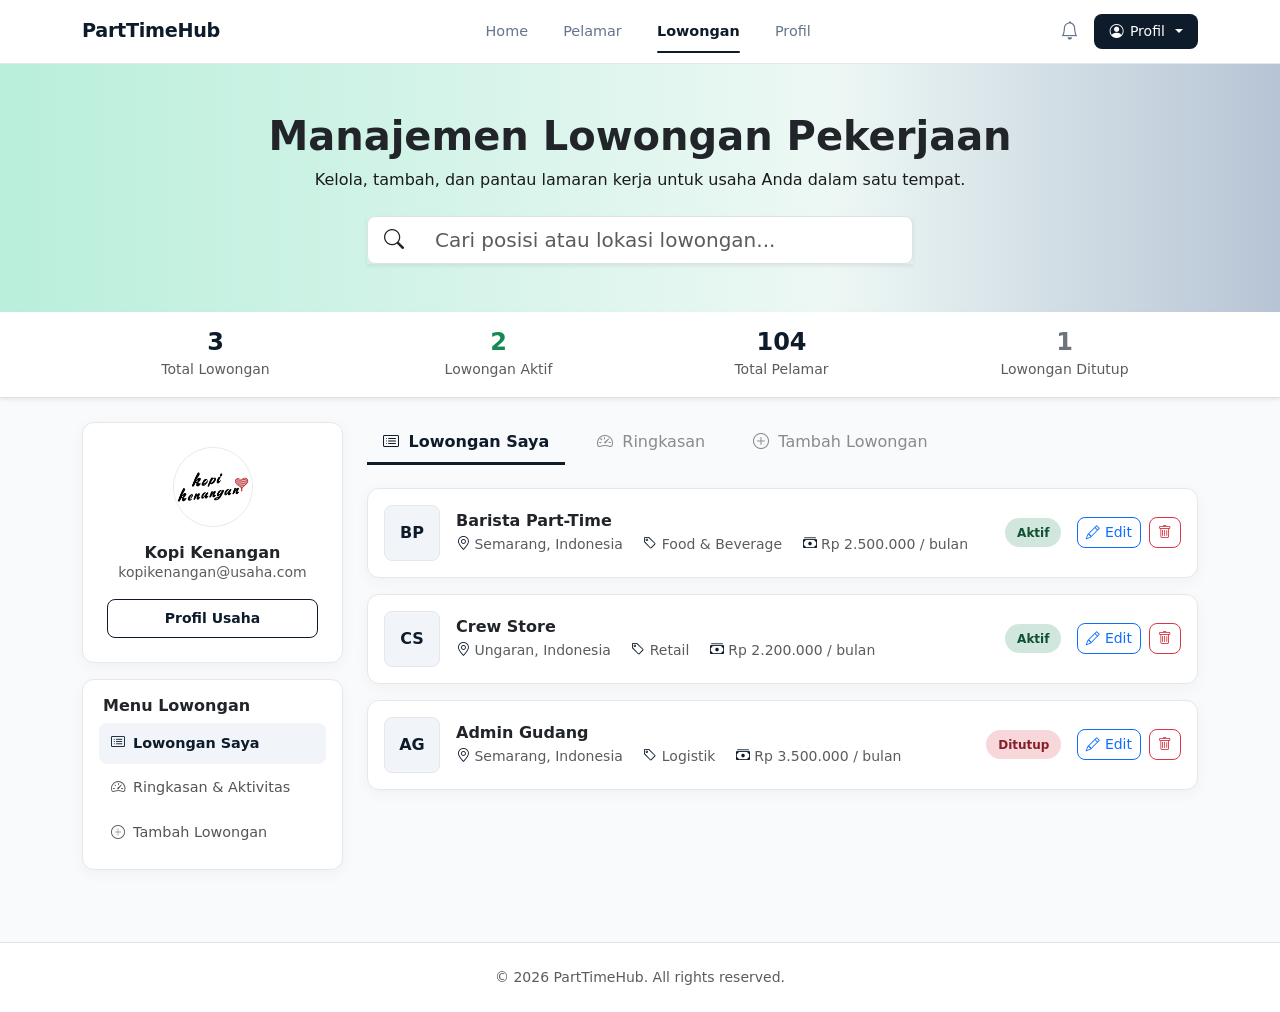
<file: lowonganpemilikusaha.html>
<!doctype html>
<html lang="id">
  <head>
    <meta charset="utf-8" />
    <meta name="viewport" content="width=device-width, initial-scale=1" />
    <title>Kelola Lowongan - PartTimeHub</title>
    <!-- Bootstrap 5 CSS -->
    <link href="https://cdn.jsdelivr.net/npm/bootstrap@5.3.3/dist/css/bootstrap.min.css" rel="stylesheet" />
    <!-- Bootstrap Icons -->
    <link rel="stylesheet" href="https://cdn.jsdelivr.net/npm/bootstrap-icons@1.11.3/font/bootstrap-icons.min.css" />

    <style>
      :root {
        --black: #1b1b1b;
        --black-75: rgba(27, 27, 27, 0.75);
        --black-50: rgba(27, 27, 27, 0.5);

        --primary: #0d1b2a;
        --primary-hover: #182638;
        --primary-light: #415a77;

        --accent: #2ec4b6;
        --accent-hover: #26b3a7;
        --accent-light: #a8e6cf;

        --background: #f8fafc;
        --surface: #ffffff;
        --surface-secondary: #f1f5f9;

        --gradient-hero: linear-gradient(90deg, #b9efdb 0%, #edf8f5 65%, #b7c4d5 100%);
        --stroke: #e5e7eb;

        --radius-sm: 8px;
        --radius-md: 12px;
        --transition: all 0.3s ease;
      }

      body {
        background: var(--background);
        color: var(--black);
        font-family: system-ui, -apple-system, sans-serif;
      }

      a {
        color: var(--primary);
        text-decoration: none;
        transition: var(--transition);
      }

      /* =========================================================
         STANDARD NAVBAR (Proporsi Pas Sesuai Gambar Kanan)
         ========================================================= */
      .custom-navbar {
        background-color: #ffffff;
        border-bottom: 1px solid #e2e8f0;
        padding-top: 0.75rem;
        padding-bottom: 0.75rem;
        min-height: 60px;
      }

      .custom-navbar .navbar-brand {
        font-size: 1.2rem;
        font-weight: 700;
        color: var(--primary);
        letter-spacing: -0.3px;
      }

      .custom-navbar .nav-link {
        font-size: 0.9rem;
        font-weight: 500;
        color: #64748b;
        padding: 0.4rem 0.85rem !important;
        position: relative;
        transition: color 0.2s ease;
      }

      .custom-navbar .nav-link:hover {
        color: var(--primary);
      }

      .custom-navbar .nav-link.active {
        color: var(--primary);
        font-weight: 700;
      }

      /* Garis Bawah Menu Aktif */
      .custom-navbar .nav-link.active::after {
        content: '';
        position: absolute;
        bottom: -4px;
        left: 0.85rem;
        right: 0.85rem;
        height: 2px;
        background-color: var(--primary);
        border-radius: 1px;
      }

      /* Tombol Profil Kanan */
      .btn-nav-profile {
        background-color: var(--primary);
        color: #ffffff;
        font-size: 0.875rem;
        font-weight: 600;
        padding: 0.45rem 0.95rem;
        border-radius: 8px;
        border: none;
        display: inline-flex;
        align-items: center;
        gap: 0.4rem;
        transition: background-color 0.2s ease;
      }

      .btn-nav-profile:hover,
      .btn-nav-profile:focus {
        background-color: var(--primary-hover);
        color: #ffffff;
      }

      /* Icon Lonceng Notifikasi */
      .nav-bell-icon {
        font-size: 1.15rem;
        color: #64748b;
        cursor: pointer;
        transition: color 0.2s ease;
      }

      .nav-bell-icon:hover {
        color: var(--primary);
      }

      /* Card Styling */
      .card {
        background: var(--surface);
        border-radius: var(--radius-md);
        box-shadow: 0 4px 15px rgba(0, 0, 0, 0.04);
        border: 1px solid var(--stroke);
        transition: var(--transition);
      }

      .text-primary {
        color: var(--primary) !important;
      }

      /* Buttons */
      .btn {
        border-radius: var(--radius-sm);
        font-weight: 500;
        transition: var(--transition);
      }
      .btn-primary {
        background-color: var(--primary);
        border-color: var(--primary);
        color: #fff;
      }
      .btn-primary:hover, .btn-primary:focus {
        background-color: var(--primary-hover) !important;
        border-color: var(--primary-hover) !important;
      }

      /* Style Tombol Profil Usaha Outline Gelap */
      .btn-outline-dark-custom {
        border: 1px solid var(--primary);
        color: var(--primary);
        background-color: transparent;
        font-weight: 600;
        border-radius: 8px;
        transition: var(--transition);
      }
      .btn-outline-dark-custom:hover {
        background-color: var(--primary);
        color: #ffffff;
      }

      /* Navigation Tabs */
      .nav-tabs .nav-link {
        color: var(--black-50);
        font-weight: 500;
        border: none;
      }
      .nav-tabs .nav-link.active {
        color: var(--primary);
        font-weight: 700;
        border-bottom: 3px solid var(--primary);
        background: none;
      }

      /* Badges */
      .status-badge {
        font-size: 0.75rem;
        padding: 0.35rem 0.75rem;
        border-radius: 20px;
        font-weight: 600;
        white-space: nowrap;
      }
      .status-aktif { background: #d1e7dd; color: #0f5132; }
      .status-ditutup { background: #f8d7da; color: #842029; }

      /* Profile Avatar & Logo */
      .avatar-lg {
        width: 80px;
        height: 80px;
        border-radius: 50%;
        object-fit: cover;
        background: var(--surface-secondary);
        border: 1px solid var(--stroke);
        overflow: hidden;
      }
      .logo-box {
        width: 56px;
        height: 56px;
        flex-shrink: 0;
        border: 1px solid var(--stroke);
        background: var(--surface-secondary);
        border-radius: var(--radius-sm);
        display: flex;
        align-items: center;
        justify-content: center;
        font-weight: bold;
        color: var(--primary);
        overflow: hidden;
      }

      .side-nav-link {
        display: flex;
        align-items: center;
        gap: 0.5rem;
        width: 100%;
        text-align: left;
        background: none;
        border: none;
        padding: 0.6rem 0.75rem;
        border-radius: var(--radius-sm);
        color: var(--black-75);
        font-size: 0.9rem;
        transition: var(--transition);
      }
      .side-nav-link:hover, .side-nav-link.active {
        background: var(--surface-secondary);
        color: var(--primary);
        font-weight: 600;
      }

      .tab-content.hidden {
        display: none !important;
      }
    </style>
  </head>
  <body>

    <!-- NAVBAR PROPORSI PAS -->
    <nav class="navbar navbar-expand-lg sticky-top custom-navbar">
      <div class="container">
        <a class="navbar-brand" href="homepemilikusaha.html">PartTimeHub</a>
        <button class="navbar-toggler py-1 border-0" type="button" data-bs-toggle="collapse" data-bs-target="#navbarMenu">
          <span class="navbar-toggler-icon"></span>
        </button>
        <div class="collapse navbar-collapse" id="navbarMenu">
          <ul class="navbar-nav mx-auto mb-2 mb-lg-0 align-items-center gap-2">
            <li class="nav-item"><a class="nav-link" href="homepemilikusaha.html">Home</a></li>
            <li class="nav-item"><a class="nav-link" href="pelamarpemilikusaha.html">Pelamar</a></li>
            <li class="nav-item"><a class="nav-link active" aria-current="page" href="lowonganpemilikusaha.html">Lowongan</a></li>
            <li class="nav-item"><a class="nav-link" href="profilpemilikusaha.html">Profil</a></li>
          </ul>
          <div class="d-flex align-items-center gap-3">
            <i class="bi bi-bell nav-bell-icon" title="Notifikasi"></i>
            <div class="dropdown">
              <button class="btn btn-nav-profile dropdown-toggle" type="button" data-bs-toggle="dropdown" aria-expanded="false">
                <i class="bi bi-person-circle"></i>
                <span>Profil</span>
              </button>
              <ul class="dropdown-menu dropdown-menu-end shadow-sm border-0 mt-2" style="font-size: 0.85rem;">
                <li><a class="dropdown-item py-2" href="profilpemilikusaha.html">Profil Saya</a></li>
                <li><a class="dropdown-item py-2" href="profilpemilikusaha.html">Edit Profil</a></li>
                <li><hr class="dropdown-divider my-1" /></li>
                <li><a class="dropdown-item py-2 text-danger fw-semibold" href="index.html">Keluar</a></li>
              </ul>
            </div>
          </div>
        </div>
      </div>
    </nav>

    <!-- HERO SECTION LOWONGAN -->
    <section class="py-5" style="background: var(--gradient-hero);">
      <div class="container text-center">
        <h1 class="display-6 fw-bold text-dark mb-2">Manajemen Lowongan Pekerjaan</h1>
        <p class="text-dark-50 mb-4">
          Kelola, tambah, dan pantau lamaran kerja untuk usaha Anda dalam satu tempat.
        </p>

        <div class="row justify-content-center">
          <div class="col-lg-6">
            <div class="input-group input-group-lg shadow-sm">
              <span class="input-group-text bg-white border-end-0"><i class="bi bi-search"></i></span>
              <input type="text" id="searchInput" class="form-control border-start-0" placeholder="Cari posisi atau lokasi lowongan..." onkeyup="renderDaftar()" />
            </div>
          </div>
        </div>
      </div>
    </section>

    <!-- METRICS STATS STRIP -->
    <section class="py-3 bg-white border-bottom shadow-sm">
      <div class="container">
        <div class="row text-center g-3">
          <div class="col-6 col-md-3">
            <h4 class="fw-bold text-primary mb-0" id="statTotal">0</h4>
            <small class="text-muted">Total Lowongan</small>
          </div>
          <div class="col-6 col-md-3">
            <h4 class="fw-bold text-success mb-0" id="statAktif">0</h4>
            <small class="text-muted">Lowongan Aktif</small>
          </div>
          <div class="col-6 col-md-3">
            <h4 class="fw-bold text-primary mb-0" id="statPelamar">0</h4>
            <small class="text-muted">Total Pelamar</small>
          </div>
          <div class="col-6 col-md-3">
            <h4 class="fw-bold text-secondary mb-0" id="statDitutup">0</h4>
            <small class="text-muted">Lowongan Ditutup</small>
          </div>
        </div>
      </div>
    </section>

    <!-- MAIN CONTENT AREA -->
    <section class="py-4">
      <div class="container">
        <div class="row g-4">
          <div class="col-lg-3">
            <div class="card text-center p-4 mb-3">
              <div class="avatar-lg d-flex align-items-center justify-content-center fw-bold fs-3 text-secondary mx-auto mb-3">
                <img src="kk.png" alt="Logo Usaha" class="img-fluid">
              </div>
              <h6 class="fw-bold mb-0">Kopi Kenangan</h6>
              <small class="text-muted d-block mb-3">kopikenangan@usaha.com</small>
              <a href="profilpemilikusaha.html" class="btn btn-outline-dark-custom btn-sm w-100 py-2">Profil Usaha</a>
            </div>

            <div class="card p-3">
              <h6 class="fw-bold mb-2 px-1">Menu Lowongan</h6>
              <div class="d-flex flex-column gap-1">
                <button onclick="switchTab('daftar')" id="nav-daftar" class="side-nav-link active">
                  <i class="bi bi-card-list"></i> Lowongan Saya
                </button>
                <button onclick="switchTab('dashboard')" id="nav-dashboard" class="side-nav-link">
                  <i class="bi bi-speedometer2"></i> Ringkasan & Aktivitas
                </button>
                <button onclick="switchTab('tambah')" id="nav-tambah" class="side-nav-link">
                  <i class="bi bi-plus-circle"></i> Tambah Lowongan
                </button>
              </div>
            </div>
          </div>

          <!-- KONTEN UTAMA -->
          <div class="col-lg-9">

            <!-- TAB TAMPILAN HEADER -->
            <ul class="nav nav-tabs mb-4 gap-3 border-0">
              <li class="nav-item">
                <button onclick="switchTab('daftar')" id="tab-daftar" class="nav-link active">
                  <i class="bi bi-card-list me-1"></i> Lowongan Saya
                </button>
              </li>
              <li class="nav-item">
                <button onclick="switchTab('dashboard')" id="tab-dashboard" class="nav-link">
                  <i class="bi bi-speedometer2 me-1"></i> Ringkasan
                </button>
              </li>
              <li class="nav-item">
                <button onclick="switchTab('tambah')" id="tab-tambah" class="nav-link">
                  <i class="bi bi-plus-circle me-1"></i> Tambah Lowongan
                </button>
              </li>
            </ul>

            <!-- SECTION 1: DAFTAR LOWONGAN SAYA -->
            <div id="content-daftar" class="tab-content">
              <div id="daftarLowonganContainer"></div>
            </div>

            <!-- SECTION 2: DASHBOARD / RINGKASAN -->
            <div id="content-dashboard" class="tab-content hidden">
              <div class="card p-4">
                <h5 class="fw-bold mb-3">Ringkasan Aktivitas Lowongan</h5>
                <div id="dashboardHistoryContainer"></div>
              </div>
            </div>

            <!-- SECTION 3: TAMBAH LOWONGAN -->
            <div id="content-tambah" class="tab-content hidden">
              <div class="card p-4">
                <h5 class="fw-bold mb-3">Buat Lowongan Pekerjaan Baru</h5>
                <form onsubmit="event.preventDefault(); tambahLowongan();">
                  <div class="row g-3 mb-3">
                    <div class="col-md-6">
                      <label class="form-label fw-semibold small">Judul Posisi</label>
                      <input type="text" class="form-control" id="tambahJudul" placeholder="Contoh: Barista Part-Time" required />
                    </div>
                    <div class="col-md-6">
                      <label class="form-label fw-semibold small">Kategori</label>
                      <select class="form-select" id="tambahKategori">
                        <option>Food & Beverage</option>
                        <option>Retail</option>
                        <option>Logistik</option>
                        <option>Customer Service</option>
                      </select>
                    </div>
                  </div>

                  <div class="row g-3 mb-3">
                    <div class="col-md-6">
                      <label class="form-label fw-semibold small">Lokasi Pekerjaan</label>
                      <input type="text" class="form-control" id="tambahLokasi" placeholder="Contoh: Semarang, Indonesia" required />
                    </div>
                    <div class="col-md-6">
                      <label class="form-label fw-semibold small">Gaji / Honor</label>
                      <input type="text" class="form-control" id="tambahGaji" placeholder="Contoh: Rp 2.500.000 / bulan" required />
                    </div>
                  </div>

                  <div class="mb-4">
                    <label class="form-label fw-semibold small">Deskripsi & Syarat Pekerjaan</label>
                    <textarea class="form-control" id="tambahDeskripsi" rows="4" placeholder="Tuliskan kualifikasi, jam kerja, dan tugas utama..."></textarea>
                  </div>

                  <div class="d-flex justify-content-end gap-2">
                    <button class="btn btn-outline-secondary px-4" onclick="switchTab('daftar')" type="button">Batal</button>
                    <button class="btn btn-primary px-4" type="submit">Terbitkan Lowongan</button>
                  </div>
                </form>
              </div>
            </div>

          </div>
        </div>
      </div>
    </section>

    <!-- MODAL POPUP EDIT LOWONGAN -->
    <div class="modal fade" id="modalEdit" tabindex="-1" aria-hidden="true">
      <div class="modal-dialog modal-dialog-centered">
        <div class="modal-content">
          <div class="modal-header">
            <h5 class="modal-title fw-bold">Edit Lowongan</h5>
            <button type="button" class="btn-close" data-bs-dismiss="modal" aria-label="Close"></button>
          </div>
          <div class="modal-body">
            <form id="formEdit">
              <input type="hidden" id="editId" />
              <div class="mb-3">
                <label class="form-label small fw-bold">Judul Posisi</label>
                <input type="text" class="form-control" id="editJudul" required />
              </div>
              <div class="mb-3">
                <label class="form-label small fw-bold">Kategori</label>
                <select class="form-select" id="editKategori">
                  <option>Food & Beverage</option>
                  <option>Retail</option>
                  <option>Logistik</option>
                  <option>Customer Service</option>
                </select>
              </div>
              <div class="mb-3">
                <label class="form-label small fw-bold">Lokasi</label>
                <input type="text" class="form-control" id="editLokasi" required />
              </div>
              <div class="mb-3">
                <label class="form-label small fw-bold">Gaji</label>
                <input type="text" class="form-control" id="editGaji" required />
              </div>
              <div class="mb-3">
                <label class="form-label small fw-bold">Status Lowongan</label>
                <select class="form-select" id="editStatus">
                  <option value="Aktif">Aktif</option>
                  <option value="Ditutup">Ditutup</option>
                </select>
              </div>
            </form>
          </div>
          <div class="modal-footer">
            <button type="button" class="btn btn-outline-secondary" data-bs-dismiss="modal">Batal</button>
            <button type="button" class="btn btn-primary" onclick="simpanEdit()">Simpan Perubahan</button>
          </div>
        </div>
      </div>
    </div>

    <!-- FOOTER -->
    <footer class="py-4 bg-white border-top mt-5">
      <div class="container text-center text-muted small">
        <p class="mb-0">© 2026 PartTimeHub. All rights reserved.</p>
      </div>
    </footer>

    <!-- Bootstrap 5 JS Bundle -->
    <script src="https://cdn.jsdelivr.net/npm/bootstrap@5.3.3/dist/js/bootstrap.bundle.min.js"></script>

    <!-- JAVASCRIPT -->
    <script>
      let lowonganData = [
        { id: 1, position: "Barista Part-Time", category: "Food & Beverage", location: "Semarang, Indonesia", salary: "2.500.000 / bulan", status: "Aktif", applicants: 32 },
        { id: 2, position: "Crew Store", category: "Retail", location: "Ungaran, Indonesia", salary: "2.200.000 / bulan", status: "Aktif", applicants: 18 },
        { id: 3, position: "Admin Gudang", category: "Logistik", location: "Semarang, Indonesia", salary: "3.500.000 / bulan", status: "Ditutup", applicants: 54 }
      ];

      let editModalInstance = null;

      document.addEventListener("DOMContentLoaded", () => {
        editModalInstance = new bootstrap.Modal(document.getElementById('modalEdit'));
        renderAll();
      });

      function switchTab(tabName) {
        document.querySelectorAll('.tab-content').forEach(el => el.classList.add('hidden'));
        document.querySelectorAll('.nav-tabs .nav-link').forEach(el => el.classList.remove('active'));
        document.querySelectorAll('.side-nav-link').forEach(el => el.classList.remove('active'));

        document.getElementById('content-' + tabName).classList.remove('hidden');
        
        const activeTab = document.getElementById('tab-' + tabName);
        if (activeTab) activeTab.classList.add('active');
        
        const activeNav = document.getElementById('nav-' + tabName);
        if (activeNav) activeNav.classList.add('active');
      }

      function renderAll() {
        renderStats();
        renderDaftar();
        renderDashboard();
      }

      function renderStats() {
        document.getElementById("statTotal").textContent = lowonganData.length;
        document.getElementById("statAktif").textContent = lowonganData.filter(l => l.status === "Aktif").length;
        document.getElementById("statDitutup").textContent = lowonganData.filter(l => l.status === "Ditutup").length;
        document.getElementById("statPelamar").textContent = lowonganData.reduce((sum, l) => sum + l.applicants, 0);
      }

      function renderDaftar() {
        const container = document.getElementById("daftarLowonganContainer");
        const query = document.getElementById("searchInput") ? document.getElementById("searchInput").value.toLowerCase() : "";

        const filtered = lowonganData.filter(l => 
          l.position.toLowerCase().includes(query) || 
          l.location.toLowerCase().includes(query)
        );

        if (filtered.length === 0) {
          container.innerHTML = `<div class="card p-4 text-center text-muted">Belum ada lowongan pekerjaan ditemukan.</div>`;
          return;
        }

        container.innerHTML = filtered.map(l => {
          const badgeClass = l.status === 'Aktif' ? 'status-aktif' : 'status-ditutup';
          const initials = l.position.split(' ').map(w => w[0]).join('').slice(0, 2).toUpperCase();
          
          return `
            <div class="card p-3 mb-3">
              <div class="d-flex flex-column flex-md-row justify-content-between align-items-md-center gap-3">
                <div class="d-flex align-items-center gap-3">
                  <div class="logo-box">${initials}</div>
                  <div>
                    <h6 class="fw-bold mb-1">${escapeHtml(l.position)}</h6>
                    <div class="text-muted small">
                      <span class="me-3"><i class="bi bi-geo-alt text-primary"></i> ${escapeHtml(l.location)}</span>
                      <span class="me-3"><i class="bi bi-tag text-primary"></i> ${escapeHtml(l.category)}</span>
                      <span><i class="bi bi-cash-stack text-primary"></i> Rp ${escapeHtml(l.salary)}</span>
                    </div>
                  </div>
                </div>
                
                <div class="d-flex align-items-center justify-content-between justify-content-md-end gap-3">
                  <span class="status-badge ${badgeClass}">${escapeHtml(l.status)}</span>
                  <div class="d-flex gap-2">
                    <button class="btn btn-outline-primary btn-sm" onclick="openEditModal(${l.id})" title="Edit Lowongan">
                      <i class="bi bi-pencil"></i> Edit
                    </button>
                    <button class="btn btn-outline-danger btn-sm" onclick="hapusLowongan(${l.id})" title="Hapus Lowongan">
                      <i class="bi bi-trash"></i>
                    </button>
                  </div>
                </div>
              </div>
            </div>
          `;
        }).join("");
      }

      function renderDashboard() {
        const container = document.getElementById("dashboardHistoryContainer");
        container.innerHTML = lowonganData.map(l => `
          <div class="d-flex justify-content-between align-items-center border-bottom py-2">
            <div>
              <h6 class="fw-bold mb-0">${escapeHtml(l.position)}</h6>
              <small class="text-muted">${l.applicants} Pelamar Terdaftar</small>
            </div>
            <span class="status-badge ${l.status === 'Aktif' ? 'status-aktif' : 'status-ditutup'}">${l.status}</span>
          </div>
        `).join("");
      }

      function tambahLowongan() {
        const judul = document.getElementById("tambahJudul").value.trim();
        const kategori = document.getElementById("tambahKategori").value;
        const lokasi = document.getElementById("tambahLokasi").value.trim();
        const gaji = document.getElementById("tambahGaji").value.trim();

        const newJob = {
          id: Date.now(),
          position: judul,
          category: kategori,
          location: lokasi,
          salary: gaji,
          status: "Aktif",
          applicants: 0
        };

        lowonganData.unshift(newJob);
        renderAll();

        // Reset form
        document.getElementById("tambahJudul").value = "";
        document.getElementById("tambahLokasi").value = "";
        document.getElementById("tambahGaji").value = "";
        document.getElementById("tambahDeskripsi").value = "";

        switchTab('daftar');
      }

      function openEditModal(id) {
        const job = lowonganData.find(l => l.id === id);
        if (!job) return;

        document.getElementById("editId").value = job.id;
        document.getElementById("editJudul").value = job.position;
        document.getElementById("editKategori").value = job.category;
        document.getElementById("editLokasi").value = job.location;
        document.getElementById("editGaji").value = job.salary;
        document.getElementById("editStatus").value = job.status;

        editModalInstance.show();
      }

      function simpanEdit() {
        const id = Number(document.getElementById("editId").value);
        const job = lowonganData.find(l => l.id === id);
        if (!job) return;

        job.position = document.getElementById("editJudul").value.trim();
        job.category = document.getElementById("editKategori").value;
        job.location = document.getElementById("editLokasi").value.trim();
        job.salary = document.getElementById("editGaji").value.trim();
        job.status = document.getElementById("editStatus").value;

        renderAll();
        editModalInstance.hide();
      }

      function hapusLowongan(id) {
        if (confirm("Apakah Anda yakin ingin menghapus lowongan ini?")) {
          lowonganData = lowonganData.filter(l => l.id !== id);
          renderAll();
        }
      }

      function escapeHtml(str) {
        return String(str).replace(/[&<>"']/g, m => ({
          '&': '&amp;', '<': '&lt;', '>': '&gt;', '"': '&quot;', "'": '&#39;'
        }[m]));
      }
    </script>
  </body>
</html>
</file>
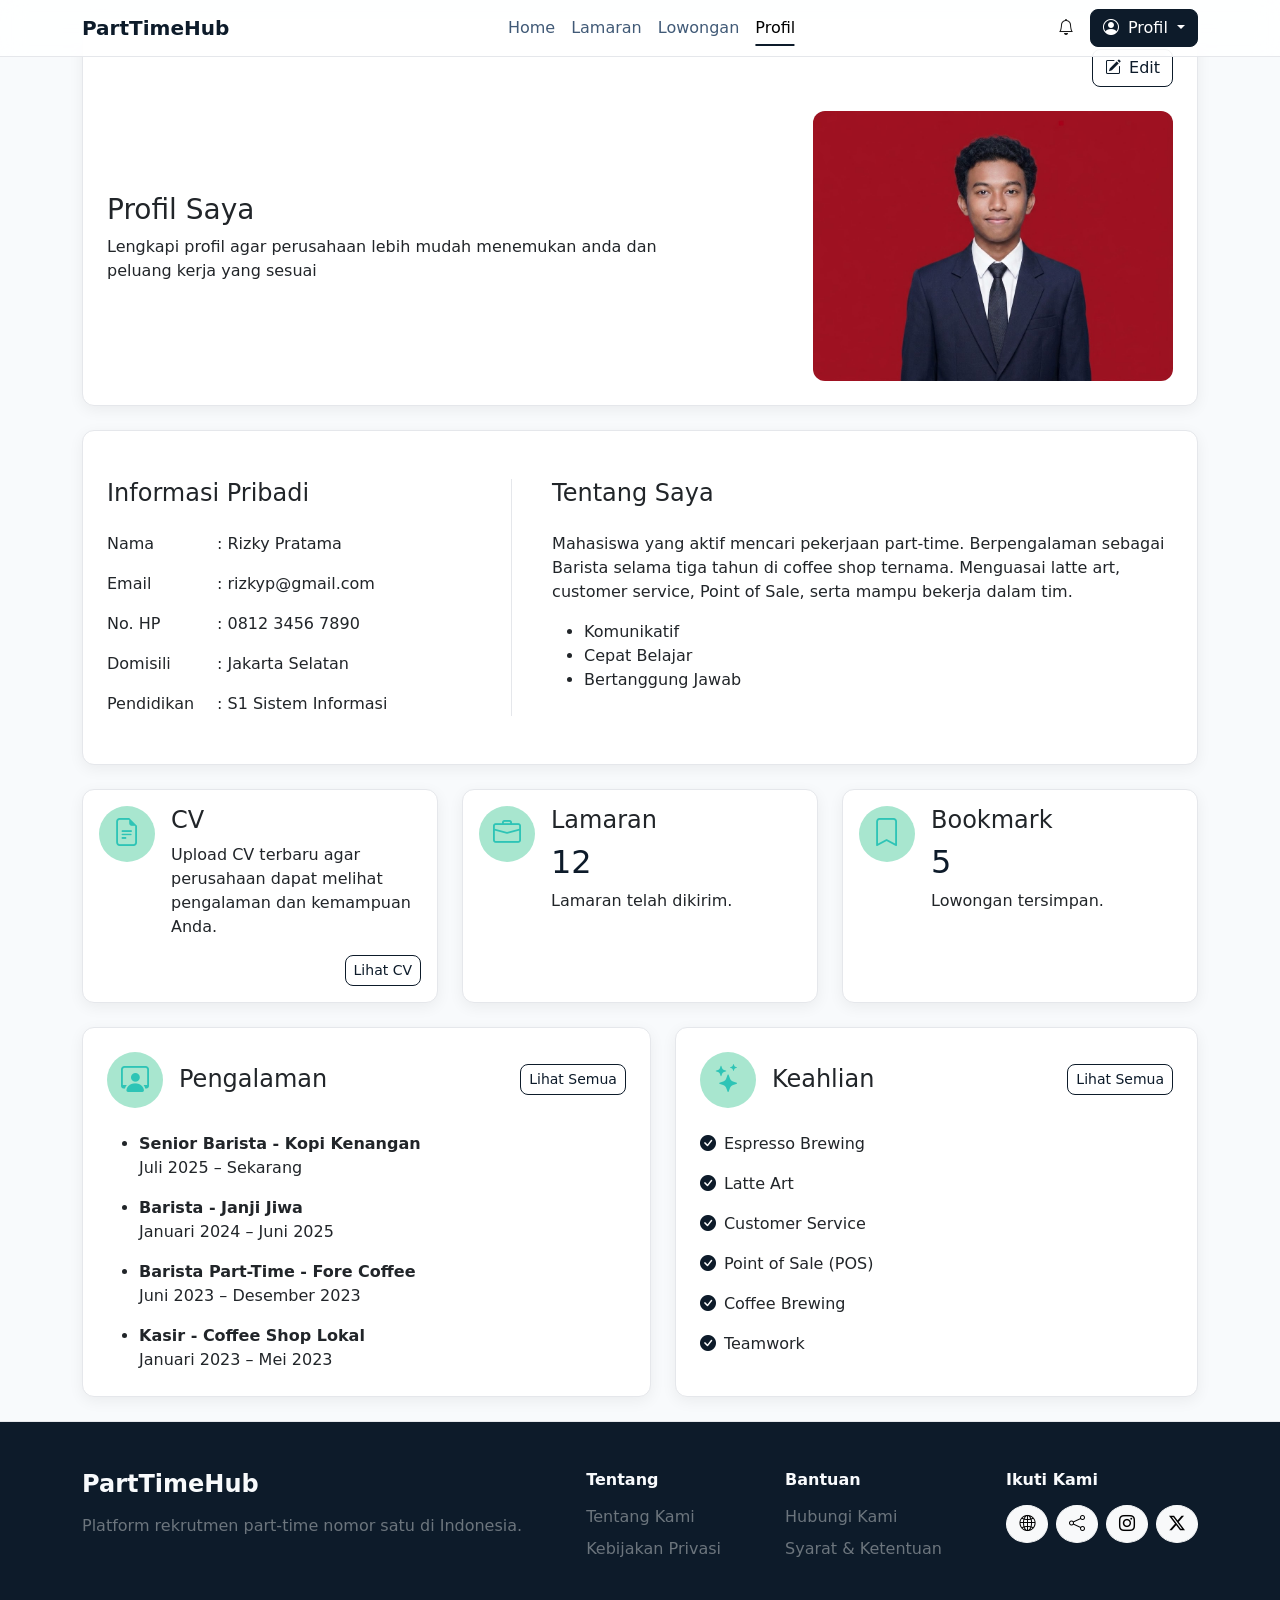
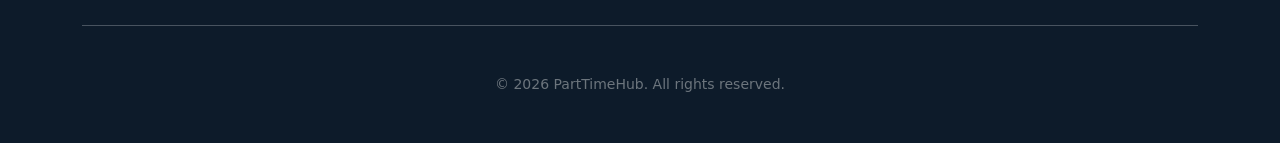
<file: profilpelamar.html>
<!doctype html>
<html lang="en">
  <head>
    <meta charset="utf-8" />
    <meta name="viewport" content="width=device-width, initial-scale=1" />
    <title>Profil Pelamar</title>
    <link
      href="https://cdn.jsdelivr.net/npm/bootstrap@5.3.8/dist/css/bootstrap.min.css"
      rel="stylesheet"
      integrity="sha384-sRIl4kxILFvY47J16cr9ZwB07vP4J8+LH7qKQnuqkuIAvNWLzeN8tE5YBujZqJLB"
      crossorigin="anonymous"
    />
    <link
      rel="stylesheet"
      href="https://cdn.jsdelivr.net/npm/bootstrap-icons@1.13.1/font/bootstrap-icons.min.css"
    />
    <link rel="stylesheet" href="style.css" />
  </head>
  <style>
    .profile-image-section {
      width: 360px;
      border-radius: var(--radius-md);
      overflow: hidden;
    }

    .text-profile {
      width: 52%;
    }

    .informasi-profil {
      margin-top: 24px;
    }

    .informasi {
      width: 38%;
      padding-right: 40px;
      border-right: 1px solid var(--stroke);
    }

    .tentang {
      width: 62%;
      padding-left: 40px;
    }

    .label {
      width: 110px;
      margin-bottom: 0;
      font-weight: 500;
    }

    .nilai {
      margin-bottom: 0;
    }

    .profil-statistik {
      margin-top: 24px;
    }

    .icon-stat {
      width: 56px;
      height: 56px;
      border-radius: 50%;
      background: var(--accent-light);
      display: flex;
      justify-content: center;
      align-items: center;
      flex-shrink: 0;
    }

    .icon-stat i {
      font-size: 28px;
      color: var(--accent);
    }

    .profil-statistik .card {
      min-height: 180px;
    }

    .profil-detail {
      margin-top: 24px;
      margin-bottom: 24px;
    }
  </style>
  <body>
    <nav class="navbar navbar-expand-lg fixed-top">
      <div class="container">
        <a class="navbar-brand" href="#">PartTimeHub</a>
        <button
          class="navbar-toggler"
          type="button"
          data-bs-toggle="collapse"
          data-bs-target="#navbarMenu"
          aria-controls="navbarMenu"
          aria-expanded="false"
          aria-label="Toggle navigation"
        >
          <span class="navbar-toggler-icon"></span>
        </button>
        <div class="collapse navbar-collapse" id="navbarMenu">
          <ul class="navbar-nav mx-auto">
            <li class="nav-item">
              <a class="nav-link" href="homepelamar.html">Home</a>
            </li>
            <li class="nav-item">
              <a class="nav-link" href="lamaranpelamar.html">Lamaran</a>
            </li>
            <li class="nav-item">
              <a class="nav-link" href="lowonganpelamar.html">Lowongan</a>
            </li>
            <li class="nav-item">
              <a
                class="nav-link active"
                aria-current="page"
                href="profilpelamar.html"
                >Profil</a
              >
            </li>
          </ul>
          <div class="d-flex align-items-center gap-3">
            <i class="bi bi-bell"></i>
            <div class="dropdown">
              <button
                class="btn btn-primary dropdown-toggle"
                type="button"
                data-bs-toggle="dropdown"
                aria-expanded="false"
              >
                <i class="bi bi-person-circle me-1"></i>
                Profil
              </button>

              <ul class="dropdown-menu dropdown-menu-end">
                <li>
                  <a class="dropdown-item" href="profilpelamar.html">
                    Profil Saya
                  </a>
                </li>
                <li>
                  <a class="dropdown-item" href="profilpelamar.html">
                    Edit Profil
                  </a>
                </li>
                <li><hr class="dropdown-divider" /></li>
                <li>
                  <a class="dropdown-item text-danger" href="index.html">
                    Keluar
                  </a>
                </li>
              </ul>
            </div>
          </div>
        </div>
      </div>
    </nav>

    <section class="profil">
      <div class="container">
        <div class="card">
          <div class="card-body p-4">
            <div class="d-flex justify-content-end mb-4">
              <button class="btn btn-outline-primary">
                <i class="bi bi-pencil-square me-2"></i>Edit
              </button>
            </div>

            <div
              class="d-flex justify-content-between align-items-center gap-5"
            >
              <div class="text-profile">
                <h3>Profil Saya</h3>
                <p>
                  Lengkapi profil agar perusahaan lebih mudah menemukan anda dan
                  peluang kerja yang sesuai
                </p>
              </div>
              <div class="profile-image-section">
                <img
                  src="rizky.png"
                  class="img-fluid"
                />
              </div>
            </div>
          </div>
        </div>
      </div>
    </section>

    <section class="informasi-profil">
      <div class="container">
        <div class="card">
          <div class="card-body p-4">
            <div class="d-flex justify-content-between my-4">
              <div class="informasi">
                <h4 class="mb-4">Informasi Pribadi</h4>
                <div class="d-flex mb-3">
                  <p class="label">Nama</p>
                  <p class="nilai">: Rizky Pratama</p>
                </div>
                <div class="d-flex mb-3">
                  <p class="label">Email</p>
                  <p class="nilai">: rizkyp@gmail.com</p>
                </div>
                <div class="d-flex mb-3">
                  <p class="label">No. HP</p>
                  <p class="nilai">: 0812 3456 7890</p>
                </div>
                <div class="d-flex mb-3">
                  <p class="label">Domisili</p>
                  <p class="nilai">: Jakarta Selatan</p>
                </div>
                <div class="d-flex">
                  <p class="label">Pendidikan</p>
                  <p class="nilai">: S1 Sistem Informasi</p>
                </div>
              </div>
              <div class="tentang">
                <h4 class="mb-4">Tentang Saya</h4>
                <p>
                  Mahasiswa yang aktif mencari pekerjaan part-time.
                  Berpengalaman sebagai Barista selama tiga tahun di coffee shop
                  ternama. Menguasai latte art, customer service, Point of Sale,
                  serta mampu bekerja dalam tim.
                </p>
                <ul class="mb-0">
                  <li>Komunikatif</li>
                  <li>Cepat Belajar</li>
                  <li>Bertanggung Jawab</li>
                </ul>
              </div>
            </div>
          </div>
        </div>
      </div>
    </section>

    <section class="profil-statistik">
      <div class="container">
        <div class="row g-4 align-items-stretch">
          <div class="col-md-4">
            <div class="card stat-card h-100">
              <div class="card-body d-flex align-items-start gap-3">
                <div class="icon-stat">
                  <i class="bi bi-file-earmark-text"></i>
                </div>
                <div class="d-flex flex-column flex-fill h-100">
                  <h4 class="mb-2">CV</h4>
                  <p class="mb-3">
                    Upload CV terbaru agar perusahaan dapat melihat pengalaman
                    dan kemampuan Anda.
                  </p>
                  <div class="mt-auto d-flex justify-content-end">
                    <button class="btn btn-outline-primary btn-sm">
                      Lihat CV
                    </button>
                  </div>
                </div>
              </div>
            </div>
          </div>
          <div class="col-md-4">
            <div class="card stat-card h-100">
              <div class="card-body d-flex align-items-start gap-3">
                <div class="icon-stat">
                  <i class="bi bi-briefcase"></i>
                </div>
                <div class="d-flex flex-column flex-fill h-100">
                  <h4 class="mb-2">Lamaran</h4>
                  <h2 class="text-primary mb-2">12</h2>
                  <p class="mb-0">Lamaran telah dikirim.</p>
                </div>
              </div>
            </div>
          </div>
          <div class="col-md-4">
            <div class="card stat-card h-100">
              <div class="card-body d-flex align-items-start gap-3">
                <div class="icon-stat">
                  <i class="bi bi-bookmark"></i>
                </div>
                <div class="d-flex flex-column flex-fill h-100">
                  <h4 class="mb-2">Bookmark</h4>
                  <h2 class="text-primary mb-2">5</h2>
                  <p class="mb-0">Lowongan tersimpan.</p>
                </div>
              </div>
            </div>
          </div>
        </div>
      </div>
    </section>

    <section class="profil-detail">
      <div class="container">
        <div class="d-flex gap-4">
          <div class="card flex-fill">
            <div class="card-body p-4">
              <div
                class="d-flex justify-content-between align-items-center mb-4"
              >
                <div class="d-flex align-items-center gap-3">
                  <div class="icon-stat">
                    <i class="bi bi-person-workspace"></i>
                  </div>
                  <h4 class="mb-0">Pengalaman</h4>
                </div>
                <button class="btn btn-outline-primary btn-sm">
                  Lihat Semua
                </button>
              </div>
              <ul class="mb-0">
                <li class="mb-3">
                  <strong>Senior Barista - Kopi Kenangan</strong><br />
                  Juli 2025 – Sekarang
                </li>
                <li class="mb-3">
                  <strong>Barista - Janji Jiwa</strong><br />
                  Januari 2024 – Juni 2025
                </li>
                <li class="mb-3">
                  <strong>Barista Part-Time - Fore Coffee</strong><br />
                  Juni 2023 – Desember 2023
                </li>
                <li>
                  <strong>Kasir - Coffee Shop Lokal</strong><br />
                  Januari 2023 – Mei 2023
                </li>
              </ul>
            </div>
          </div>
          <div class="card flex-fill">
            <div class="card-body p-4">
              <div
                class="d-flex justify-content-between align-items-center mb-4"
              >
                <div class="d-flex align-items-center gap-3">
                  <div class="icon-stat">
                    <i class="bi bi-stars"></i>
                  </div>
                  <h4 class="mb-0">Keahlian</h4>
                </div>
                <button class="btn btn-outline-primary btn-sm">
                  Lihat Semua
                </button>
              </div>
              <div class="d-flex flex-column gap-3">
                <div class="d-flex align-items-center gap-2">
                  <i class="bi bi-check-circle-fill text-primary"></i>
                  <span>Espresso Brewing</span>
                </div>
                <div class="d-flex align-items-center gap-2">
                  <i class="bi bi-check-circle-fill text-primary"></i>
                  <span>Latte Art</span>
                </div>
                <div class="d-flex align-items-center gap-2">
                  <i class="bi bi-check-circle-fill text-primary"></i>
                  <span>Customer Service</span>
                </div>
                <div class="d-flex align-items-center gap-2">
                  <i class="bi bi-check-circle-fill text-primary"></i>
                  <span>Point of Sale (POS)</span>
                </div>
                <div class="d-flex align-items-center gap-2">
                  <i class="bi bi-check-circle-fill text-primary"></i>
                  <span>Coffee Brewing</span>
                </div>
                <div class="d-flex align-items-center gap-2">
                  <i class="bi bi-check-circle-fill text-primary"></i>
                  <span>Teamwork</span>
                </div>
              </div>
            </div>
          </div>
        </div>
      </div>
    </section>

    <section class="footer py-5">
      <div class="container">
        <div class="row gy-4 justify-content-between">
          <div class="col-auto">
            <h4 class="fw-bold mb-3">PartTimeHub</h4>
            <p class="text-secondary mb-0">
              Platform rekrutmen part-time nomor satu di Indonesia.
            </p>
          </div>
          <div class="col-auto">
            <h6 class="fw-bold mb-3">Tentang</h6>
            <ul class="list-unstyled">
              <li class="mb-2">
                <a href="#" class="text-decoration-none text-secondary">
                  Tentang Kami
                </a>
              </li>
              <li>
                <a href="#" class="text-decoration-none text-secondary">
                  Kebijakan Privasi
                </a>
              </li>
            </ul>
          </div>
          <div class="col-auto">
            <h6 class="fw-bold mb-3">Bantuan</h6>
            <ul class="list-unstyled">
              <li class="mb-2">
                <a href="#" class="text-decoration-none text-secondary">
                  Hubungi Kami
                </a>
              </li>
              <li>
                <a href="#" class="text-decoration-none text-secondary">
                  Syarat & Ketentuan
                </a>
              </li>
            </ul>
          </div>
          <div class="col-auto">
            <h6 class="fw-bold mb-3">Ikuti Kami</h6>
            <div class="d-flex gap-2">
              <a href="#" class="btn btn-light rounded-circle">
                <i class="bi bi-globe2"></i>
              </a>
              <a href="#" class="btn btn-light rounded-circle">
                <i class="bi bi-share"></i>
              </a>
              <a href="#" class="btn btn-light rounded-circle">
                <i class="bi bi-instagram"></i>
              </a>
              <a href="#" class="btn btn-light rounded-circle">
                <i class="bi bi-twitter-x"></i>
              </a>
            </div>
          </div>
        </div>
        <hr class="my-5" />
        <p class="text-center text-secondary small mb-0">
          © 2026 PartTimeHub. All rights reserved.
        </p>
      </div>
    </section>

    <script
      src="https://cdn.jsdelivr.net/npm/bootstrap@5.3.8/dist/js/bootstrap.bundle.min.js"
      integrity="sha384-FKyoEForCGlyvwx9Hj09JcYn3nv7wiPVlz7YYwJrWVcXK/BmnVDxM+D2scQbITxI"
      crossorigin="anonymous"
    ></script>
  </body>
</html>
</file>
<file: style.css>
:root {
  /* Text */
  --black: #1b1b1b;
  --black-75: rgba(27, 27, 27, 0.75);
  --black-50: rgba(27, 27, 27, 0.5);

  /* Primary (Navy) */
  --primary: #0d1b2a;
  --primary-hover: #182638;
  --primary-light: #415a77;
  --primary-75: rgba(13, 27, 42, 0.75);
  --primary-50: rgba(13, 27, 42, 0.5);

  /* Accent (Mint) */
  --accent: #2ec4b6;
  --accent-hover: #26b3a7;
  --accent-light: #a8e6cf;
  --accent-75: rgba(46, 196, 182, 0.75);
  --accent-50: rgba(46, 196, 182, 0.5);

  /* Danger */
  --red: #ff2b2b;
  --red-50: rgba(255, 43, 43, 0.5);

  /* Background */
  --background: #f8fafc;
  --surface: #ffffff;
  --surface-secondary: #f1f5f9;

  /* Gradient */

  --gradient-primary: linear-gradient(
    135deg,
    #0d1b2a 0%,
    #1f4b6e 55%,
    #2ec4b6 100%
  );

  --gradient-light: linear-gradient(
    135deg,
    #415a77 10%,
    #2ec4b6 100%,
    #a8e6cf 100%
  );

  /* Border */
  --stroke: #e5e7eb;

  /* Radius */
  --radius-sm: 8px;
  --radius-md: 12px;
  --radius-lg: 16px;

  /* Transition */
  --transition: all 0.3s ease;
}

/* Global */

body {
  background: var(--background);
  color: var(--black);
  padding-top: 24px; /* offset navbar fixed-top */
}

/* Card */
.card {
  background: var(--surface);
  border-radius: var(--radius-md);
  box-shadow: 0 4px 15px rgba(0, 0, 0, 0.06);
  border: 1px solid var(--stroke);
}

.text-primary {
  color: var(--primary) !important;
}

/* Button */

.btn {
  border-radius: var(--radius-sm);
  font-weight: 500;
  transition: var(--transition);
}

/* Primary */

.btn-primary {
  background-color: var(--primary);
  border-color: var(--primary);
  color: #fff;
}

.btn-primary:hover,
.btn-primary:focus,
.btn-primary:active,
.btn-primary.active {
  background-color: var(--primary-hover) !important;
  border-color: var(--primary-hover) !important;
  color: #fff;
}

/* Outline Primary */

.btn-outline-primary {
  color: var(--primary);
  border-color: var(--primary);
}

.btn-outline-primary:hover,
.btn-outline-primary:focus {
  background-color: var(--primary);
  border-color: var(--primary);
  color: #fff;
}

/* Success */

.btn-success {
  background-color: var(--accent);
  border-color: var(--accent);
  color: #fff;
}

.btn-success:hover,
.btn-success:focus {
  background-color: var(--accent-hover) !important;
  border-color: var(--accent-hover) !important;
  color: #fff;
}

/* Danger */

.btn-danger {
  background-color: var(--red);
  border-color: var(--red);
  color: #fff;
}

.btn-danger:hover,
.btn-danger:focus {
  filter: brightness(90%);
}

/* Badge */

.badge {
  background-color: var(--primary-light);
  color: #fff;
  border-radius: 999px;
  font-weight: 500;
  padding: 0.5rem 1rem;
}

/* Link */

a {
  color: var(--primary);
  text-decoration: none;
  transition: var(--transition);
}

a:hover {
  color: var(--primary-hover);
}

.navbar {
  background-color: rgba(255, 255, 255, 0.85);
  backdrop-filter: blur(12px);
  -webkit-backdrop-filter: blur(12px);
  border-bottom: 1px solid var(--stroke);
}

.navbar-brand {
  color: var(--primary);
  font-weight: 700;
}

.navbar .nav-link {
  color: var(--primary-light);
  font-weight: 500;
  transition: all 0.3s ease;
}

.navbar .nav-link:hover {
  color: var(--primary);
}

.navbar .nav-link {
  position: relative;
  color: var(--primary-light);
  font-weight: 500;
}

.navbar .nav-link::after {
  content: "";
  position: absolute;
  left: 50%;
  bottom: 2px;
  width: 0;
  height: 2px;
  background-color: var(--primary);
  transform: translateX(-50%);
  transition: width 0.3s ease;
}

.navbar .nav-link.active::after {
  width: 70%;
}

@media (max-width: 991px) {
  .navbar-collapse {
    background: white;
    padding: 20px;
    border-radius: 12px;
    margin-top: 10px;
  }

  .navbar-nav {
    gap: 10px;
  }

  .navbar .right-menu {
    margin-top: 15px;
  }
}

.navbar-toggler {
  border-color: var(--stroke);
}

.navbar-toggler:focus {
  box-shadow: none;
}

li.page-item.active .page-link {
  background: var(--primary);
  border-color: var(--primary);
}

.btn-accent {
  background-color: var(--accent);
  border-color: var(--accent);
  color: white;
}

.btn-accent:hover {
  background-color: var(--accent-hover);
  border-color: var(--accent-hover);
}

.text-accent {
  color: var(--accent) !important;
}

.footer {
  background: var(--primary);
  border-top: 1px solid var(--stroke);
  color: var(--background);
}

.btn-back {
  color: var(--primary-light);
  font-weight: 500;
}

.btn-back:hover {
  color: var(--primary);
}

/* Placeholder Gambar */
.img-placeholder {
  position: relative;
  display: flex;
  align-items: center;
  justify-content: center;
  width: 100%;
  height: 100%;
  min-height: 100px;
  background-color: var(--surface-secondary);
  background-image:
    linear-gradient(
      45deg,
      transparent 100%,
      var(--stroke) 49%,
      var(--stroke) 51%,
      transparent 100%
    ),
    linear-gradient(
      -45deg,
      transparent 100%,
      var(--stroke) 49%,
      var(--stroke) 51%,
      transparent 100%
    );
  border: 1px solid var(--stroke);
  border-radius: var(--radius-md);
  overflow: hidden;
}

.img-placeholder img {
  position: absolute;
  inset: 0;
  z-index: 2;
  width: 100%;
  height: 100%;
  object-fit: cover;
}

.logo-placeholder {
  width: 100px;
  height: 72px;
  border-radius: var(--radius-sm);
  flex-shrink: 0;
}

.cover-placeholder {
  min-height: 260px;
}

.gallery-placeholder {
  min-height: 180px;
}

/* Info Card */
.info-card {
  text-align: center;
  padding: 1.25rem 1rem;
  height: 100%;
}

.info-card .info-icon {
  width: 44px;
  height: 44px;
  border-radius: 50%;
  background: var(--surface-secondary);
  color: var(--primary);
  display: flex;
  align-items: center;
  justify-content: center;
  margin: 0 auto 0.6rem;
  font-size: 1.1rem;
}

.info-card .info-label {
  font-size: 0.8rem;
  color: var(--black-50);
  margin-bottom: 0.1rem;
}

.info-card .info-value {
  font-weight: 600;
}

/* Checklist */
.check-list {
  list-style: none;
  padding-left: 0;
}

.check-list li {
  display: flex;
  align-items: center;
  gap: 0.6rem;
  margin-bottom: 0.6rem;
}

.check-list i {
  color: var(--accent);
  font-size: 1.1rem;
}

/* Job Card */
.job-card {
  padding: 1.25rem 1.5rem;
  height: 100%;
}

.job-card-featured {
  border: 1.5px solid var(--accent);
}

.badge-featured {
  background: var(--accent);
  color: #fff;
  font-size: 0.7rem;
  letter-spacing: 0.03em;
  padding: 0.3rem 0.65rem;
}

.job-meta {
  font-size: 0.85rem;
  color: var(--black-50);
}

.job-meta i {
  color: var(--primary-light);
  margin-right: 0.25rem;
}

.job-tag {
  font-size: 0.75rem;
  color: var(--black-50);
}

.job-price {
  font-weight: 700;
  color: var(--primary);
}

.job-arrow {
  width: 36px;
  height: 36px;
  border-radius: 50%;
  background: var(--surface-secondary);
  color: var(--primary);
  display: flex;
  align-items: center;
  justify-content: center;
  transition: var(--transition);
}

.job-card:hover .job-arrow {
  background: var(--primary);
  color: #fff;
}

/* Benefit Card */
.benefit-card {
  text-align: center;
  padding: 1.5rem 1rem;
  height: 100%;
}

.benefit-card .benefit-icon {
  width: 48px;
  height: 48px;
  border-radius: 50%;
  background: var(--accent-light);
  color: var(--primary);
  display: flex;
  align-items: center;
  justify-content: center;
  margin: 0 auto 0.75rem;
  font-size: 1.2rem;
}

.benefit-card .benefit-title {
  font-weight: 600;
  font-size: 0.95rem;
}

/* Requirement Item */
.requirement-item {
  display: flex;
  flex-direction: row;
  align-items: flex-start;
  gap: 0.75rem;
  margin-bottom: 1.15rem;
}

.requirement-item i {
  color: var(--accent);
  font-size: 1.2rem;
  margin-top: 0.15rem;
}

.requirement-item .req-title {
  font-weight: 600;
  margin-bottom: 0.1rem;
}

.requirement-item .req-desc {
  font-size: 0.85rem;
  color: var(--black-50);
}

/* Document Item */
.doc-item {
  display: flex;
  flex-direction: row;
  align-items: center;
  gap: 0.75rem;
  padding: 0.9rem 1.1rem;
  margin-bottom: 0.75rem;
}

.doc-item i {
  color: var(--primary);
  font-size: 1.15rem;
}

.doc-info-card {
  display: block;
  padding: 1.5rem;
  height: 100%;
}

.doc-info-card .pdf-icon {
  width: 44px;
  height: 44px;
  border-radius: var(--radius-sm);
  background: var(--surface-secondary);
  color: var(--red);
  display: flex;
  align-items: center;
  justify-content: center;
  font-size: 1.2rem;
  margin-bottom: 0.75rem;
}

.doc-info-card p {
  font-size: 0.9rem;
  color: var(--black-75);
}

.badge-max-size {
  display: inline-block;
  width: auto;
  align-self: flex-start;
  background: var(--primary);
  color: #fff;
  font-weight: 500;
}

/* CTA Section */
.cta-section {
  background: var(--gradient-primary);
  border-radius: var(--radius-lg);
}

.cta-section h2 {
  color: #fff;
}

.cta-section p {
  color: rgba(255, 255, 255, 0.75);
}

.cta-note {
  font-size: 0.8rem;
  color: rgba(255, 255, 255, 0.6);
}

li.page-item.active .page-link {
  background: var(--primary);
  border-color: var(--primary);
}

.btn-accent {
  background-color: var(--accent);
  border-color: var(--accent);
  color: white;
}

.btn-accent:hover {
  background-color: var(--accent-hover);
  border-color: var(--accent-hover);
}

.text-accent {
  color: var(--accent) !important;
}


.badge-job{
    background-color: var(--primary-light);
    color: #fff;
}


.btn-accent {
  background-color: var(--accent);
  border-color: var(--accent);
  color: white;
}

.card:hover {
  transform: translateY(-5px);
  box-shadow: 0 10px 20px rgba(0, 0, 0, 0.08) !important;
}
</file>
